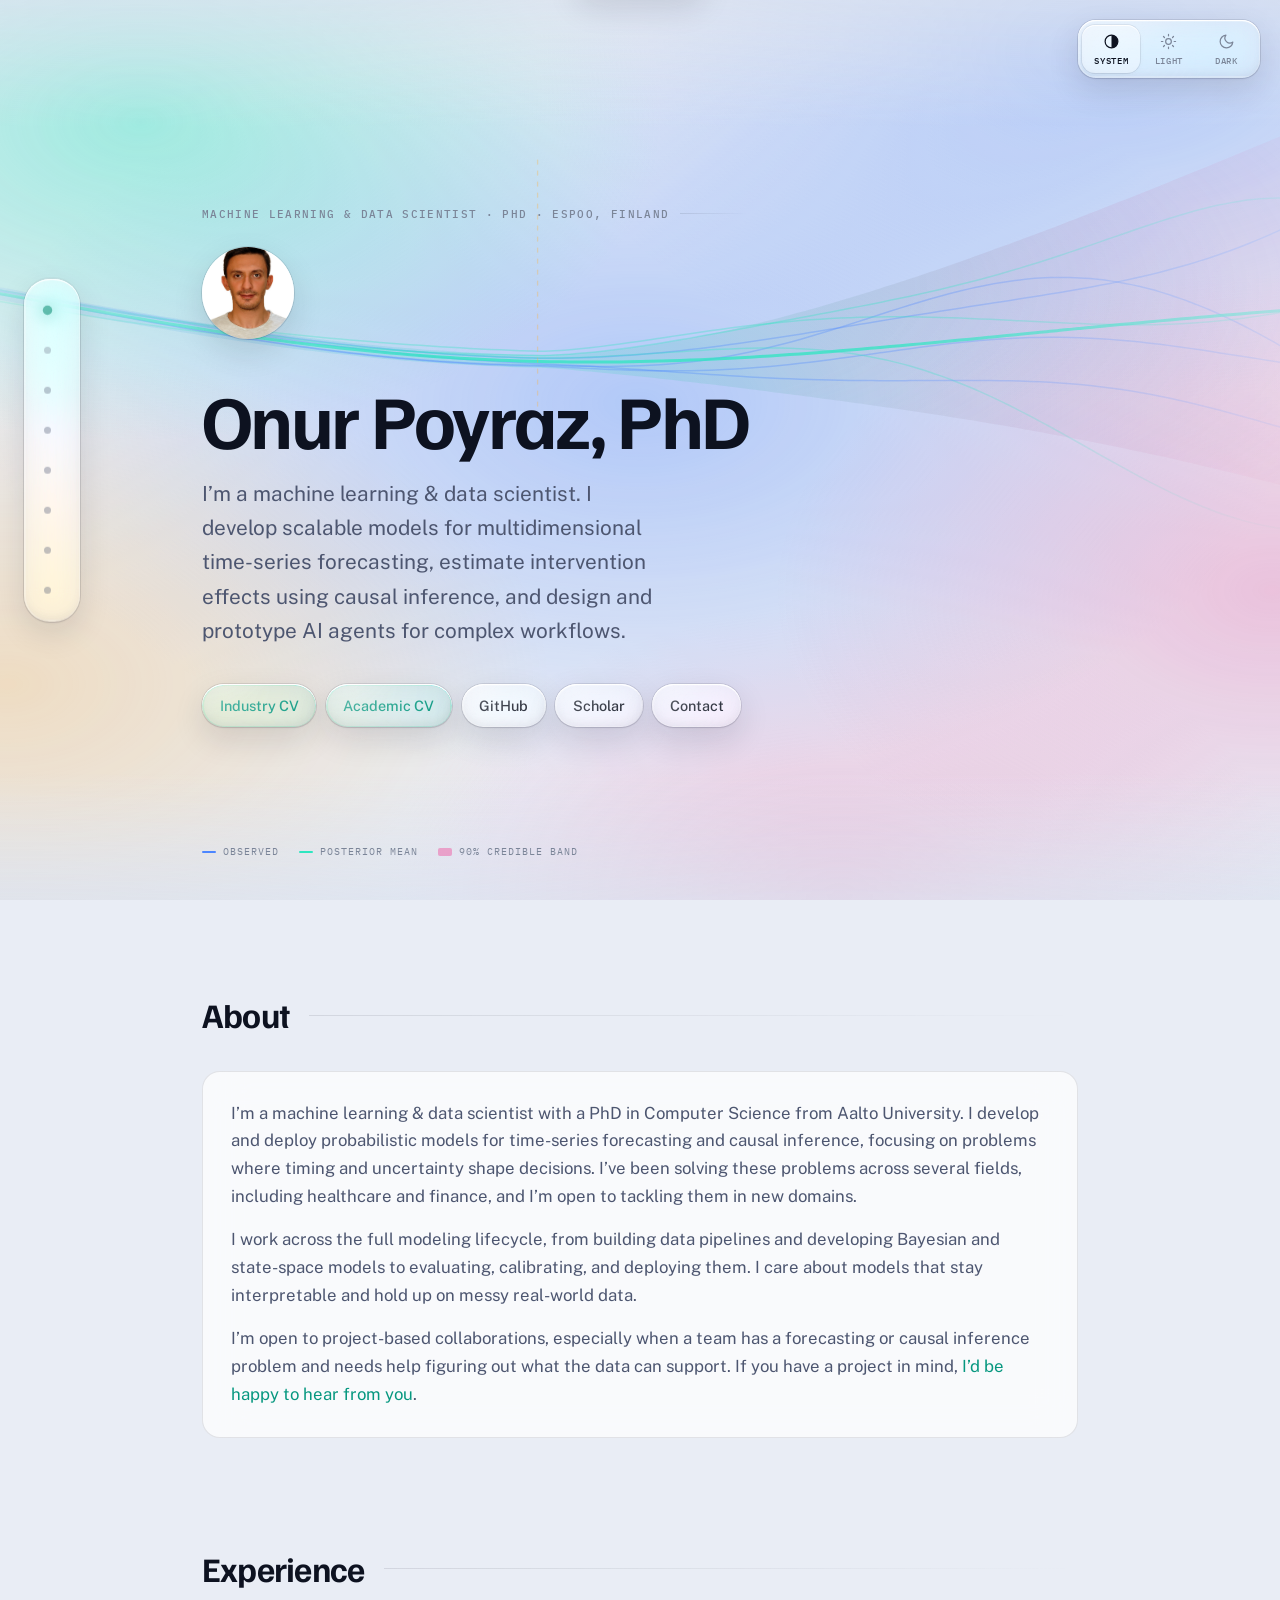
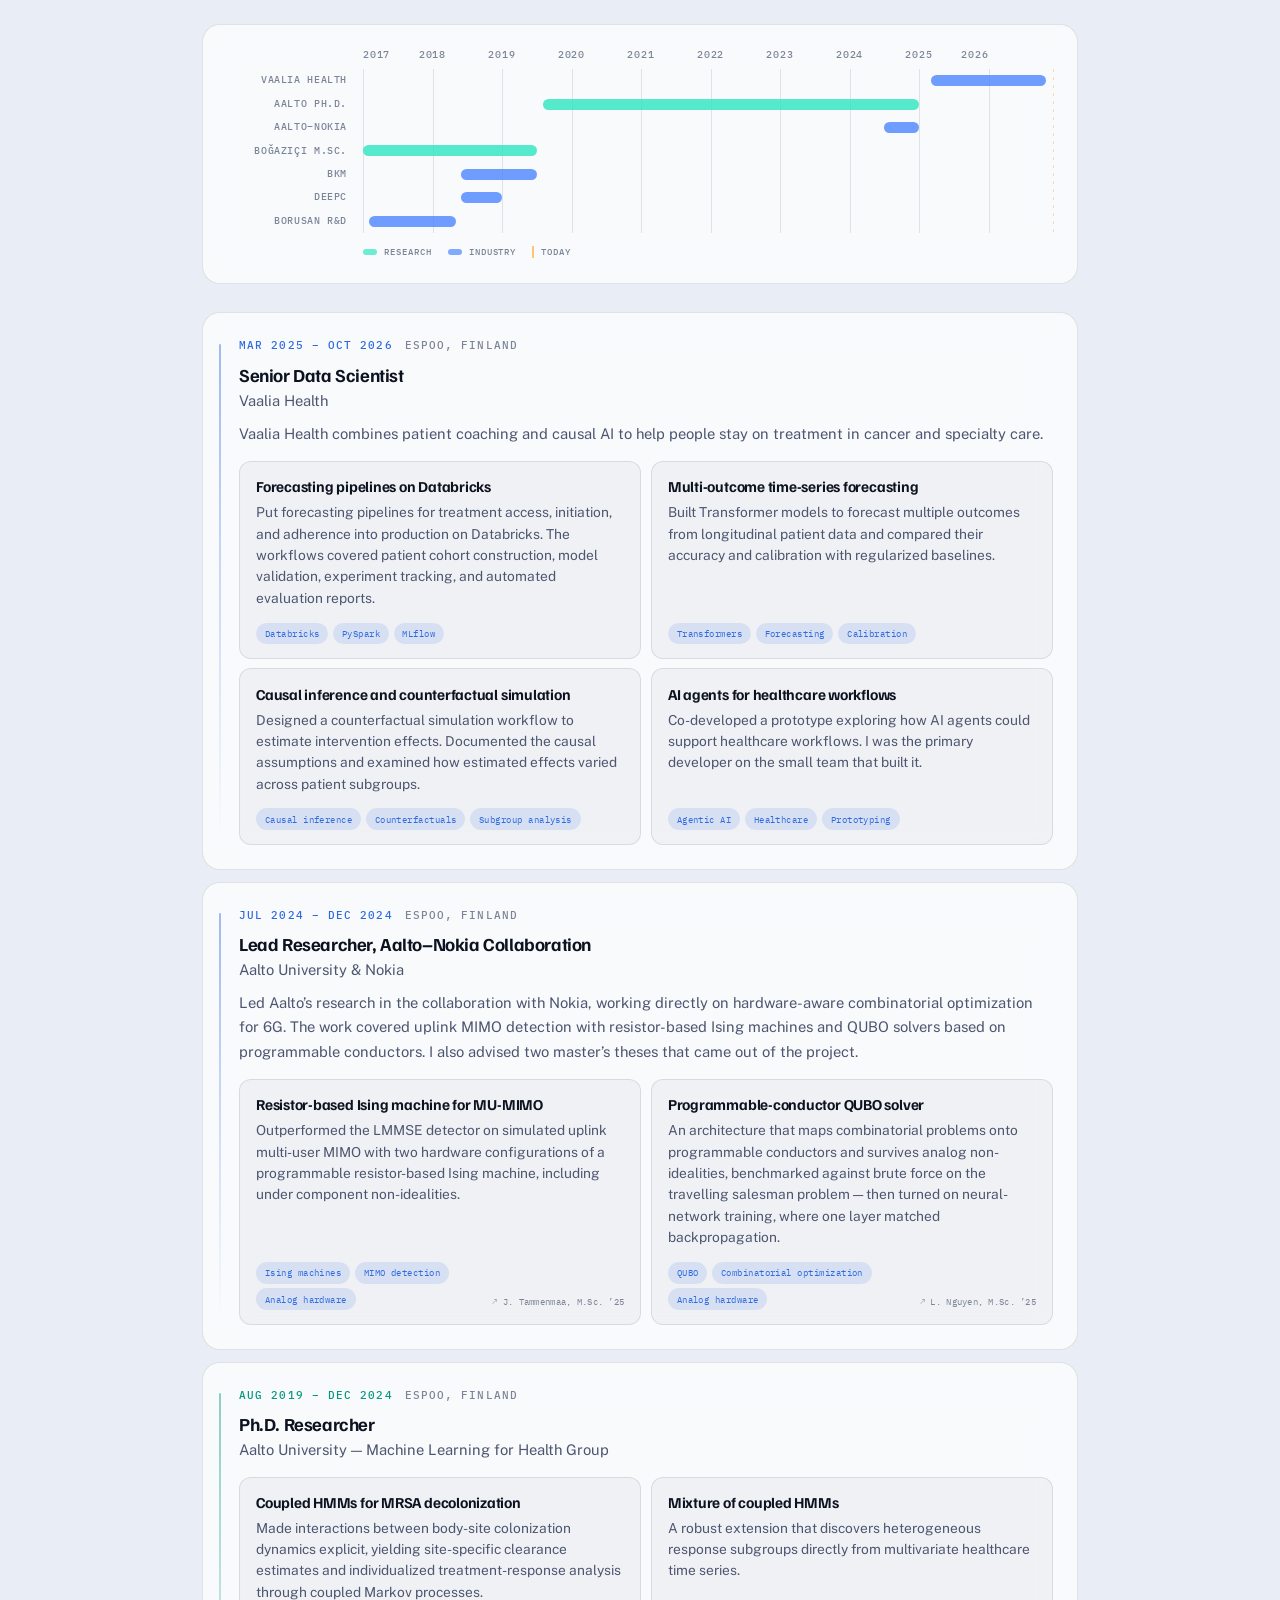
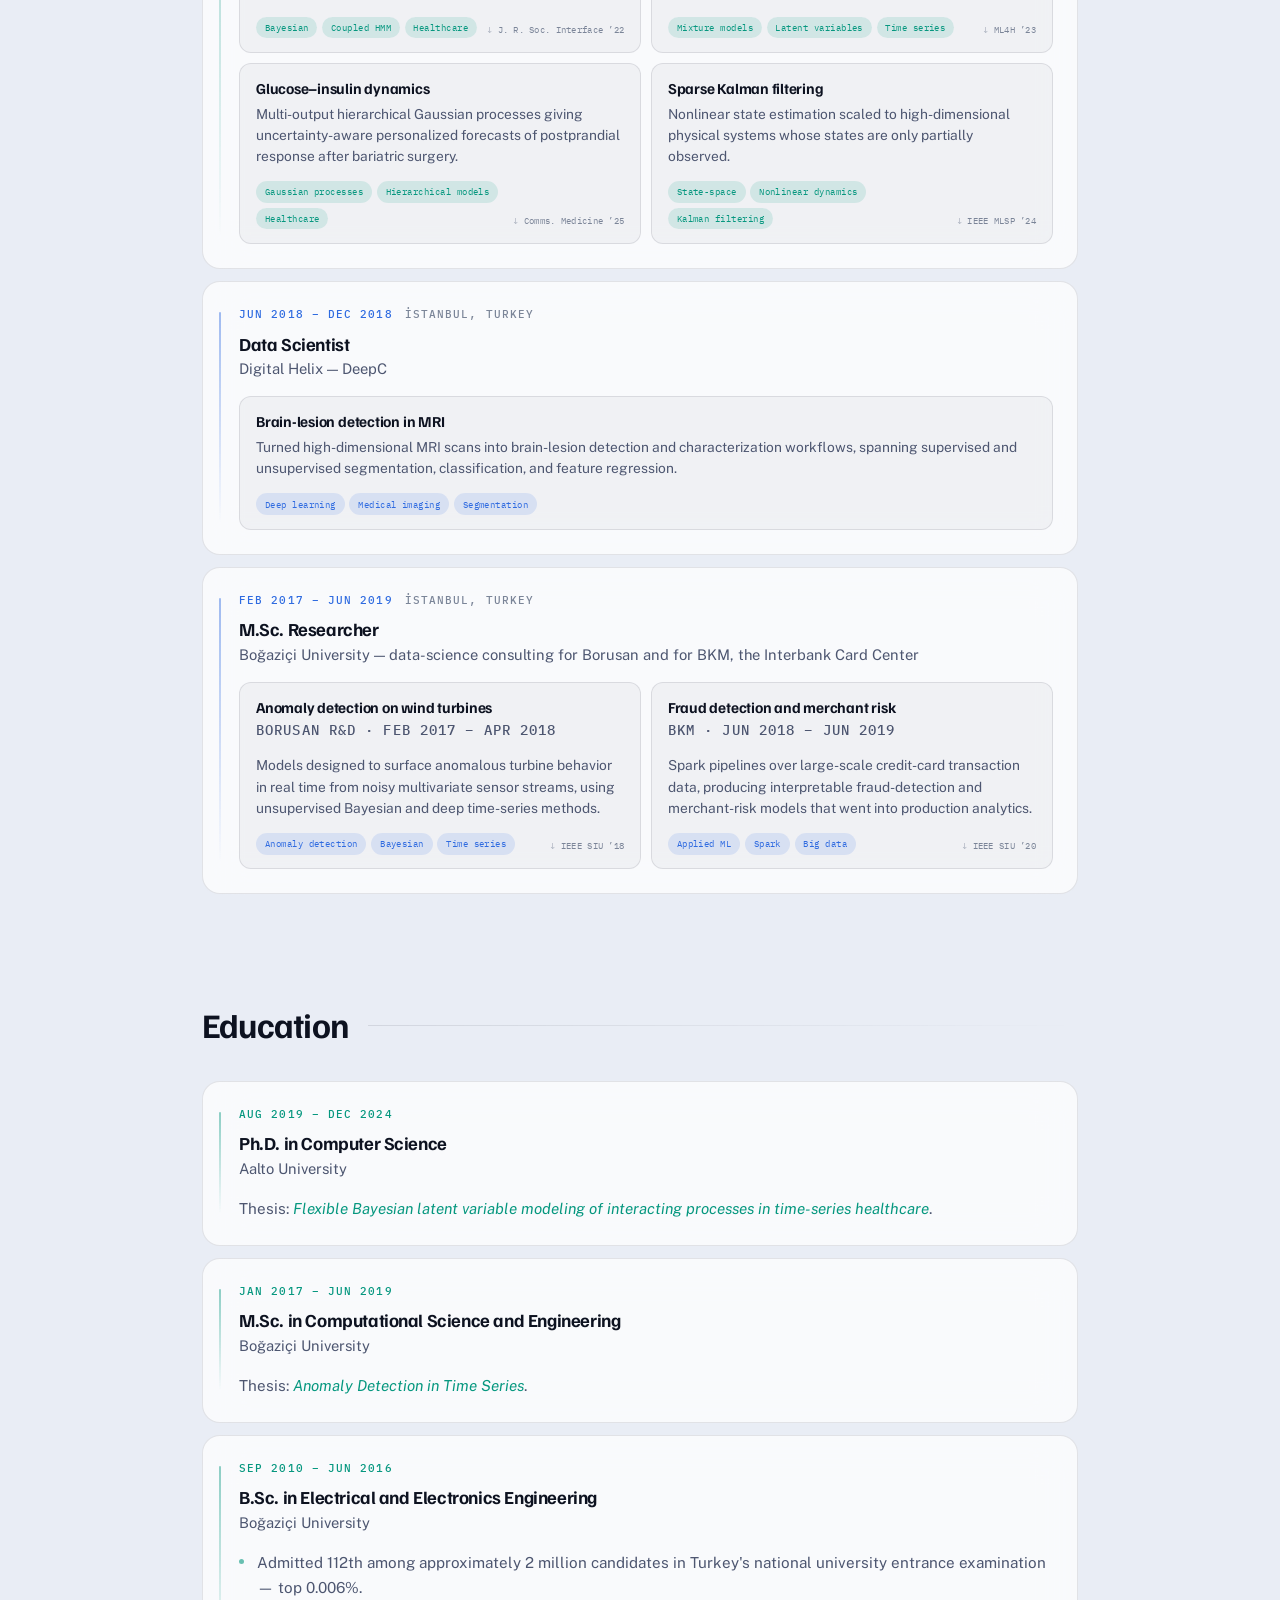
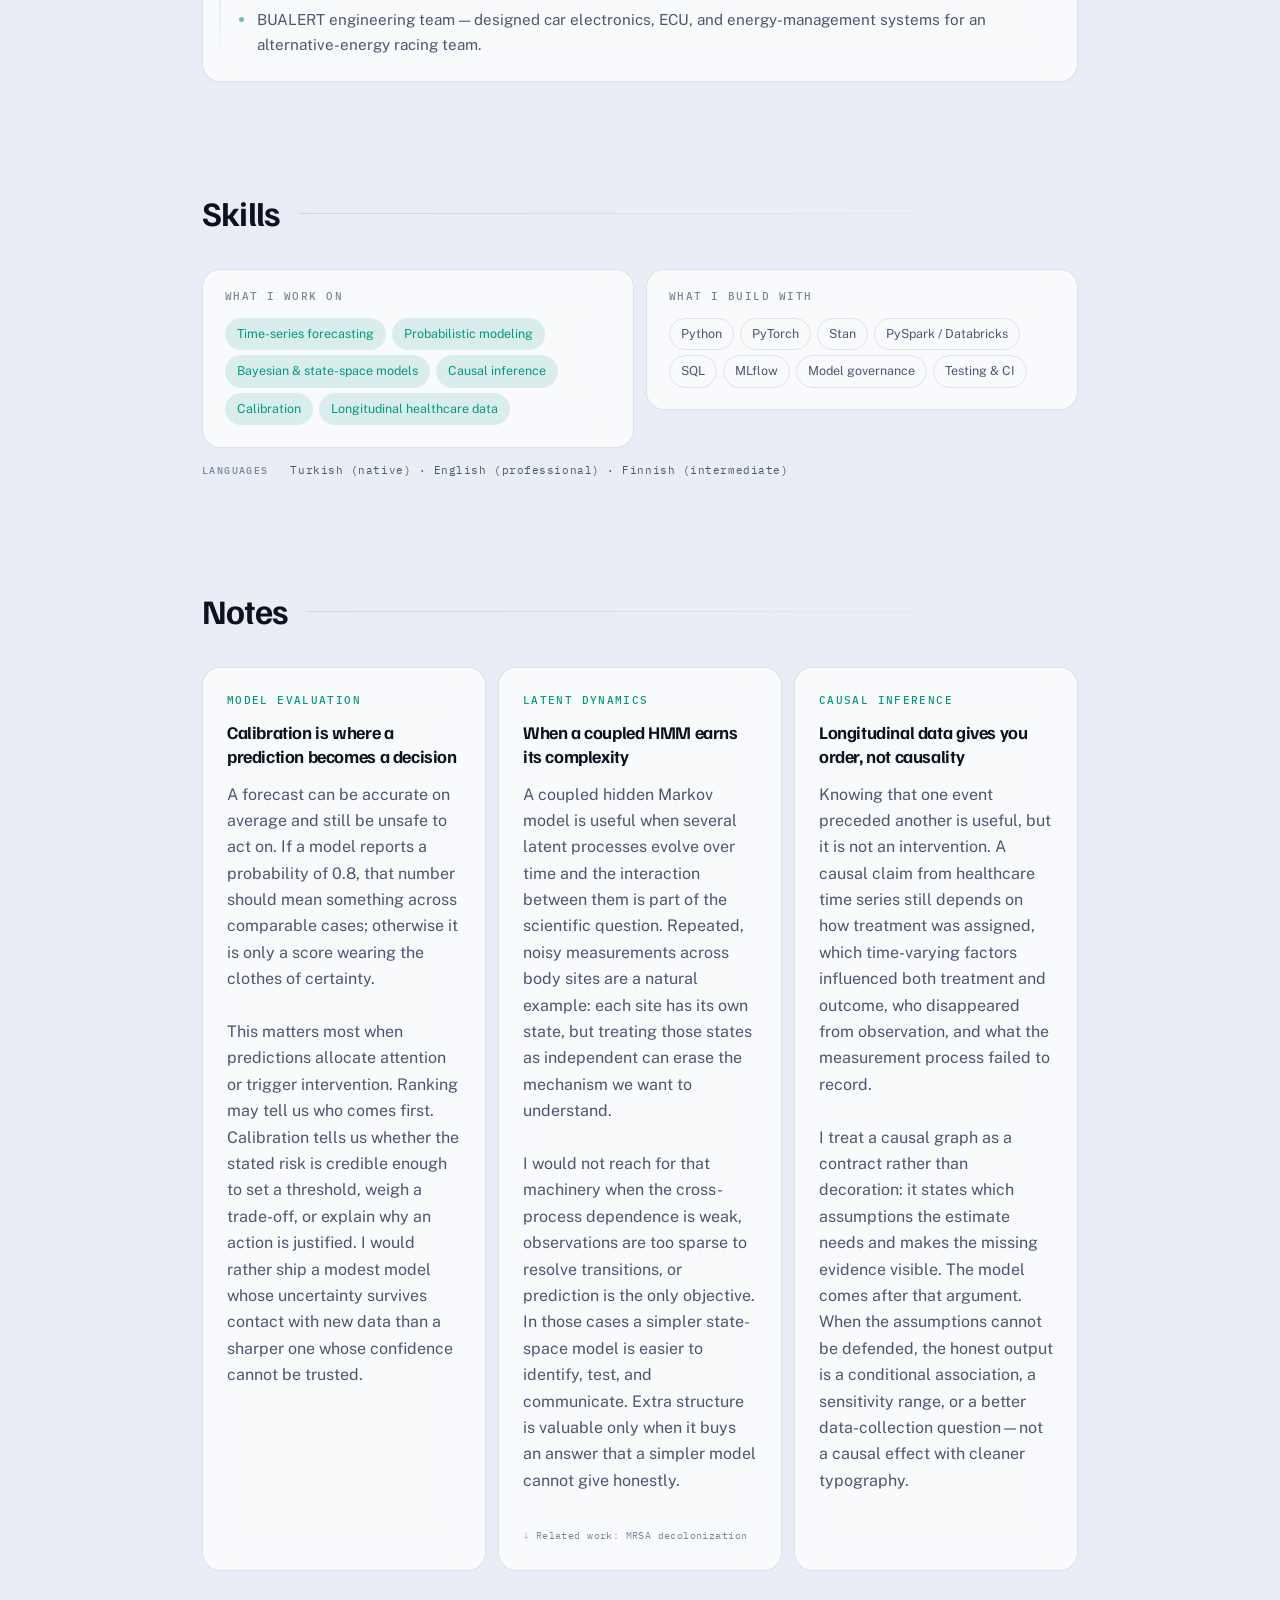
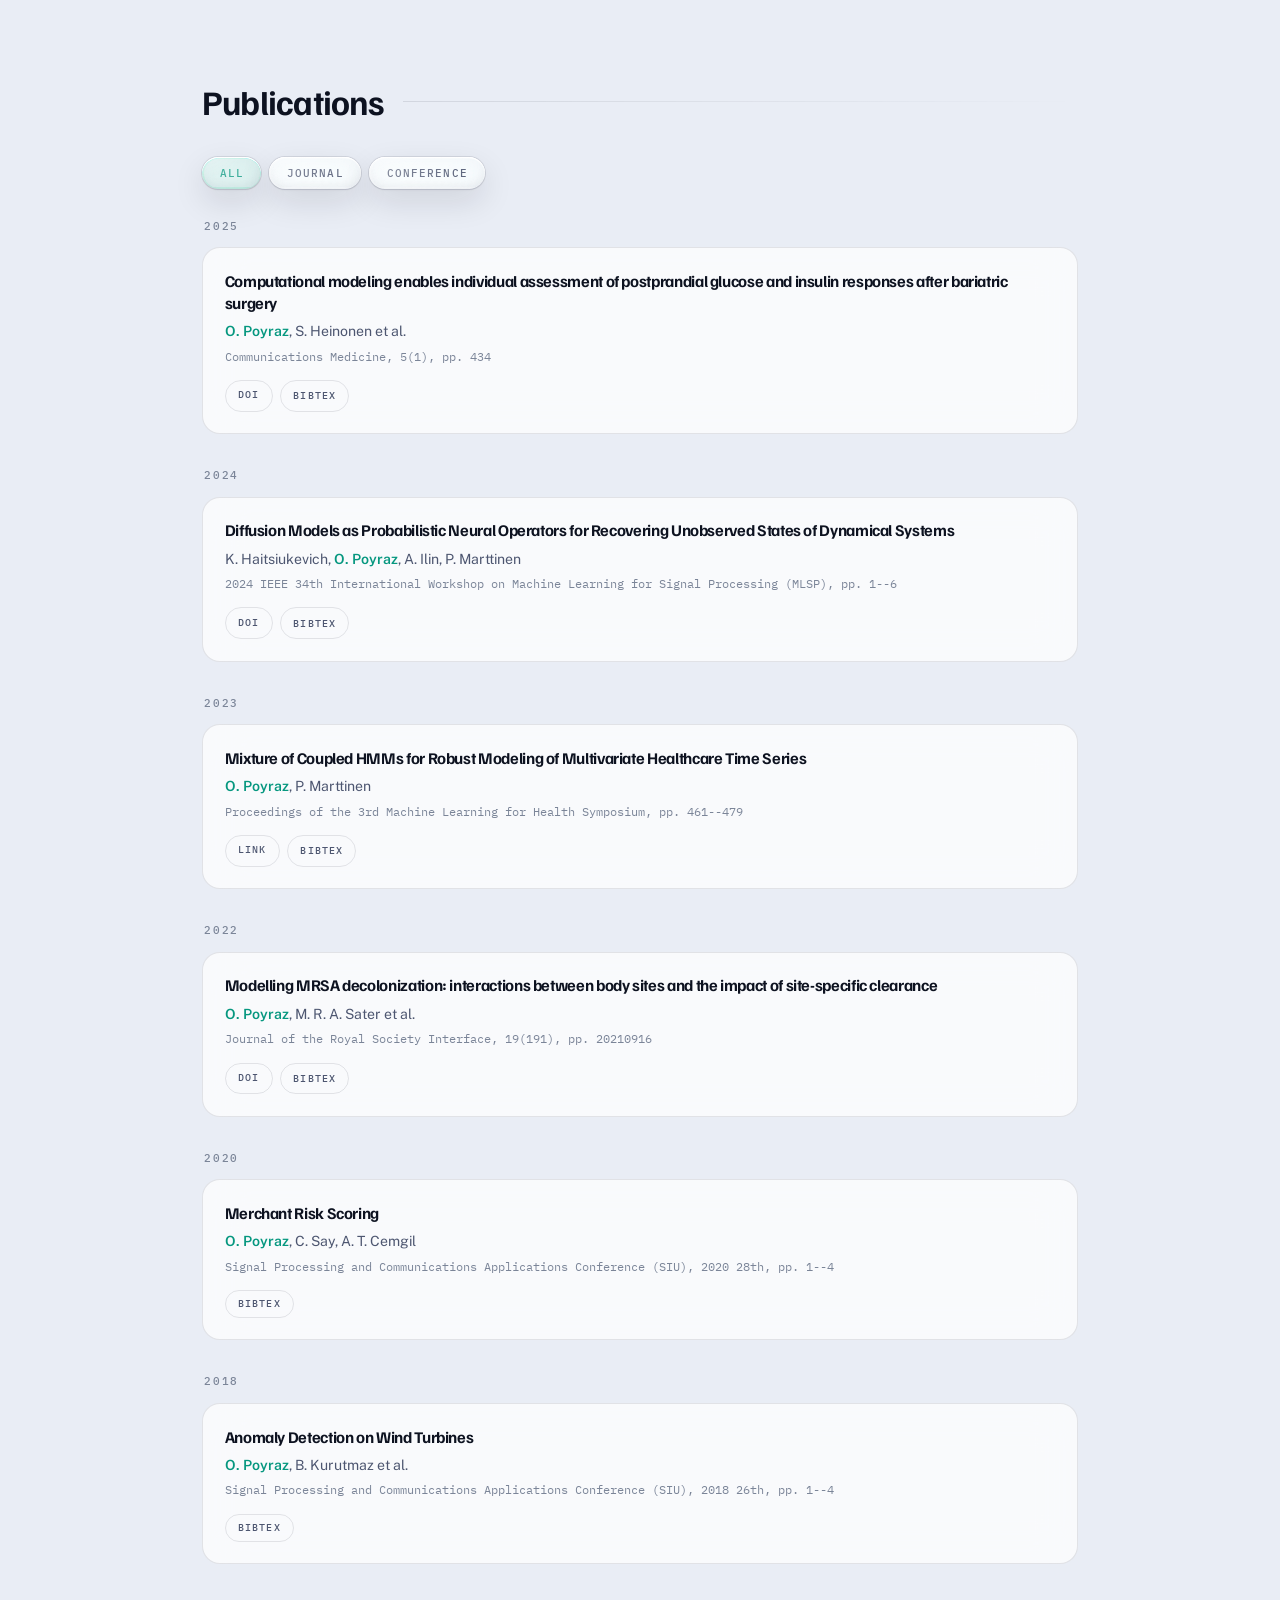
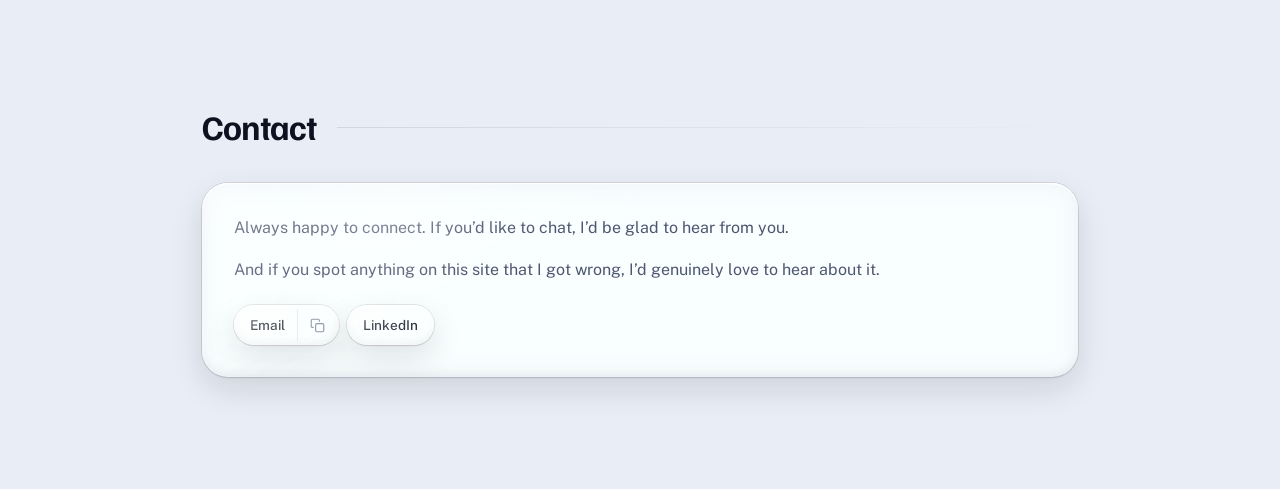
<file: index.html>
<!DOCTYPE html>
<html lang="en">
<head>
  <meta charset="UTF-8" />
  <meta name="viewport" content="width=device-width, initial-scale=1.0" />
  <title>Onur Poyraz — Machine Learning &amp; Data Scientist</title>
  <meta name="description" content="Personal webpage of Onur Poyraz, PhD — machine learning &amp; data scientist specializing in probabilistic modeling, causal inference, and time-series forecasting." />

  <!-- Both schemes, declared to the browser before a line of CSS has
       parsed. themes.css says `color-scheme` too, but only from the
       moment the stylesheet lands — and Safari has already decided by
       then how to draw the surfaces it owns itself: the initial canvas,
       scrollbars, form controls, and the page-modal dialogs (the
       download permission prompt the CV buttons trigger, alert(),
       confirm()). Without this they come up white on a dark page. -->
  <meta name="color-scheme" content="light dark" />

  <!-- Browser chrome tint. JS keeps these in step with the toggle, so
       the media attributes only matter for the first paint. -->
  <meta name="theme-color" content="#e9edf5" media="(prefers-color-scheme: light)" />
  <meta name="theme-color" content="#0b101c" media="(prefers-color-scheme: dark)" />

  <!-- One address for this page. The site answers on a few URL shapes
       (with and without /index.html, with tracking parameters bolted on
       by whoever shared it); this names the real one so search engines
       do not split the page into several, and so a shared link is
       attributed to the clean URL. Update both this and og:url if the
       site ever moves to its own domain. -->
  <link rel="canonical" href="https://onurpoyraz.github.io/" />

  <!-- Open Graph: the link preview card on LinkedIn, Slack, iMessage,
       WhatsApp. Most people meet this site as a link rather than by
       typing the address, so this card is seen more often than the page
       itself. og:image must be an absolute URL — a relative one fails
       silently — and it points at a pre-rendered PNG because unfurl
       crawlers do not execute JavaScript and so can never see the hero
       canvas. Regenerate it with scripts/render-og-card.sh. -->
  <meta property="og:title" content="Onur Poyraz" />
  <meta property="og:description" content="Machine Learning &amp; Data Scientist, PhD — probabilistic modeling, causal inference, and time-series forecasting." />
  <meta property="og:type" content="website" />
  <meta property="og:url" content="https://onurpoyraz.github.io/" />
  <meta property="og:site_name" content="Onur Poyraz" />
  <meta property="og:locale" content="en_US" />
  <meta property="og:image" content="https://onurpoyraz.github.io/assets/og-card.png" />
  <meta property="og:image:type" content="image/png" />
  <meta property="og:image:width" content="1200" />
  <meta property="og:image:height" content="630" />
  <meta property="og:image:alt" content="Onur Poyraz — Machine Learning &amp; Data Scientist, PhD. Probabilistic ML, causal inference, forecasting." />

  <!-- X reads the Open Graph tags for everything else; this one tag is
       all it needs to pick the large-image layout over the small one. -->
  <meta name="twitter:card" content="summary_large_image" />

  <!-- Structured data. sameAs is the point of it: it tells a search
       engine that this page, the GitHub account, the LinkedIn profile
       and the Scholar profile are one person, which is what separates
       him from everyone else with the same name. Deliberately no email
       here — the address is on the page for humans, and repeating it in
       machine-readable form mostly feeds scrapers. -->
  <script type="application/ld+json">
  {
    "@context": "https://schema.org",
    "@type": "Person",
    "name": "Onur Poyraz",
    "url": "https://onurpoyraz.github.io/",
    "image": "https://onurpoyraz.github.io/assets/photo.jpg",
    "jobTitle": "Machine Learning & Data Scientist",
    "description": "Machine Learning & Data Scientist, PhD — probabilistic machine learning, causal inference, and time-series forecasting.",
    "alumniOf": [
      { "@type": "CollegeOrUniversity", "name": "Aalto University" },
      { "@type": "CollegeOrUniversity", "name": "Boğaziçi University" }
    ],
    "address": {
      "@type": "PostalAddress",
      "addressLocality": "Espoo",
      "addressCountry": "FI"
    },
    "knowsAbout": [
      "Probabilistic machine learning",
      "Bayesian inference",
      "Causal inference",
      "Time-series forecasting",
      "State-space models",
      "Longitudinal healthcare data"
    ],
    "sameAs": [
      "https://github.com/onurpoyraz",
      "https://www.linkedin.com/in/onur-poyraz",
      "https://scholar.google.com/citations?user=Unuu7tgAAAAJ&hl=en"
    ]
  }
  </script>

  <!-- Fonts -->
  <link rel="preconnect" href="https://fonts.googleapis.com" />
  <link rel="preconnect" href="https://fonts.gstatic.com" crossorigin />
  <link href="https://fonts.googleapis.com/css2?family=Familjen+Grotesk:wght@600;700&family=Public+Sans:wght@400;500;600&family=IBM+Plex+Mono:wght@400;500&display=swap" rel="stylesheet" />

  <!-- Styles -->
  <link rel="stylesheet" href="css/themes.css?v=5" />
  <link rel="stylesheet" href="css/style.css?v=6" />

  <!-- Favicon -->
  <link rel="icon" type="image/svg+xml" href="assets/favicon.svg" />

  <!-- Prevent theme flash: apply an overridden theme before paint. -->
  <script>
    (function () {
      let saved = null;
      try { saved = localStorage.getItem('theme'); } catch (e) { /* storage blocked */ }
      // Anything else — including the absent key that means "follow the
      // OS" — leaves the root bare and lets the media query decide.
      if (saved !== 'light' && saved !== 'dark') return;
      const root = document.documentElement;
      root.setAttribute('data-theme', saved);
      // A stored theme can disagree with the OS, and the meta above
      // only knows the OS. Safari reads the scheme off the root element
      // when it draws its own dialogs, so put it there directly —
      // inline, so it outranks themes.css, and here, so it is set
      // before the first paint.
      root.style.colorScheme = saved;
    })();
  </script>
</head>
<body>

  <!-- Ambient ground. Every piece of glass on the page refracts this. -->
  <div class="mesh" aria-hidden="true"></div>

  <a href="#about" class="skip-link glass glass-capsule">Skip to content</a>

  <!-- Navigation: a glass rail on desktop, the same dots as a floating
       capsule on mobile. Labels appear when the rail is hovered or focused. -->
  <nav class="nav-rail glass" aria-label="Sections">
    <ul>
        <li><a href="#hero" class="nav-link active"><span>Home</span></a></li>
        <li><a href="#about" class="nav-link"><span>About</span></a></li>
        <li><a href="#experience" class="nav-link"><span>Experience</span></a></li>
        <li><a href="#education" class="nav-link"><span>Education</span></a></li>
        <li><a href="#skills" class="nav-link"><span>Skills</span></a></li>
        <li><a href="#notes" class="nav-link"><span>Notes</span></a></li>
        <li><a href="#publications" class="nav-link"><span>Publications</span></a></li>
        <li><a href="#contact" class="nav-link"><span>Contact</span></a></li>
    </ul>
  </nav>

  <nav class="nav-dock glass glass-capsule" aria-label="Sections">
    <ul>
        <li><a href="#hero" class="nav-link active" aria-label="Home"></a></li>
        <li><a href="#about" class="nav-link" aria-label="About"></a></li>
        <li><a href="#experience" class="nav-link" aria-label="Experience"></a></li>
        <li><a href="#education" class="nav-link" aria-label="Education"></a></li>
        <li><a href="#skills" class="nav-link" aria-label="Skills"></a></li>
        <li><a href="#notes" class="nav-link" aria-label="Notes"></a></li>
        <li><a href="#publications" class="nav-link" aria-label="Publications"></a></li>
        <li><a href="#contact" class="nav-link" aria-label="Contact"></a></li>
    </ul>
    <span class="dock-label" id="dock-label" aria-live="polite">Home</span>
  </nav>

  <!-- Colour theme: System / Light / Dark. A radiogroup rather than a
       toggle, because "follow the OS" is a third state and a two-state
       button cannot get back to it once you have pressed it. The moving
       thumb is one element behind the three labels; --sel drives it. -->
  <div class="theme-switch glass" id="theme-switch" role="radiogroup" aria-label="Colour theme">
    <span class="theme-thumb" aria-hidden="true"></span>
    <button type="button" class="theme-option" role="radio" data-theme-value="system" aria-checked="true" tabindex="0">
      <svg width="17" height="17" viewBox="0 0 24 24" fill="none" stroke="currentColor" stroke-width="1.7" stroke-linecap="round" stroke-linejoin="round" aria-hidden="true"><circle cx="12" cy="12" r="9"/><path d="M12 3a9 9 0 0 1 0 18z" fill="currentColor" stroke="none"/></svg>
      <span>System</span>
    </button>
    <button type="button" class="theme-option" role="radio" data-theme-value="light" aria-checked="false" tabindex="-1">
      <svg width="17" height="17" viewBox="0 0 24 24" fill="none" stroke="currentColor" stroke-width="1.7" stroke-linecap="round" stroke-linejoin="round" aria-hidden="true"><circle cx="12" cy="12" r="4"/><path d="M12 2v2M12 20v2M4.93 4.93l1.41 1.41M17.66 17.66l1.41 1.41M2 12h2M20 12h2M4.93 19.07l1.41-1.41M17.66 6.34l1.41-1.41"/></svg>
      <span>Light</span>
    </button>
    <button type="button" class="theme-option" role="radio" data-theme-value="dark" aria-checked="false" tabindex="-1">
      <svg width="17" height="17" viewBox="0 0 24 24" fill="none" stroke="currentColor" stroke-width="1.7" stroke-linecap="round" stroke-linejoin="round" aria-hidden="true"><path d="M21 12.79A9 9 0 1 1 11.21 3 7 7 0 0 0 21 12.79z"/></svg>
      <span>Dark</span>
    </button>
  </div>

  <main>

    <!-- ========== HERO ========== -->
    <section id="hero" class="hero">
      <!-- Live posterior forecast. Observed on the left of the dashed
           boundary, credible band fanning out on the right. -->
      <canvas class="hero-canvas" id="hero-canvas" aria-hidden="true"></canvas>

      <div class="hero-content reveal">
        <p class="hero-eyebrow mono">Machine Learning &amp; Data Scientist · PhD · Espoo, Finland</p>
        <img src="assets/photo.jpg" alt="Onur Poyraz" class="hero-photo" />
        <h1 class="hero-name">Onur Poyraz, PhD</h1>
        <p class="hero-tagline">I’m a machine learning &amp; data scientist. I develop scalable models for multidimensional time-series forecasting, estimate intervention effects using causal inference, and design and prototype AI agents for complex workflows.</p>
        <div class="hero-links">
          <a href="assets/industry.pdf" class="glass glass-capsule glass-interactive btn-cv" download>Industry CV</a>
          <a href="assets/academic.pdf" class="glass glass-capsule glass-interactive btn-cv" download>Academic CV</a>
          <a href="https://github.com/onurpoyraz" class="glass glass-capsule glass-interactive" target="_blank" rel="noopener">GitHub</a>
          <a href="https://scholar.google.com/citations?user=Unuu7tgAAAAJ&amp;hl=en" class="glass glass-capsule glass-interactive" target="_blank" rel="noopener">Scholar</a>
          <!-- Email and LinkedIn used to sit here as two more capsules.
               Both live in the Contact card at the foot of the page, with
               the copy affordance the hero could not offer, so this row
               points there instead of duplicating them. The only internal
               link among these, hence last: the others send you away, this
               one sends you down. -->
          <a href="#contact" class="glass glass-capsule glass-interactive">Contact</a>
        </div>
      </div>

      <div class="hero-legend" aria-hidden="true">
        <span class="lg-obs">observed</span>
        <span class="lg-fc">posterior mean</span>
        <span class="lg-ci">90% credible band</span>
      </div>
    </section>

    <!-- ========== ABOUT ========== -->
    <section id="about" class="section">
      <h2 class="section-title reveal">About</h2>
      <div class="section-body reveal">
        <p>
          I’m a machine learning &amp; data scientist with a PhD in Computer Science from Aalto University. I develop and deploy probabilistic models for time-series forecasting and causal inference, focusing on problems where timing and uncertainty shape decisions. I’ve been solving these problems across several fields, including healthcare and finance, and I’m open to tackling them in new domains.
        </p>
        <p>
          I work across the full modeling lifecycle, from building data pipelines and developing Bayesian and state-space models to evaluating, calibrating, and deploying them. I care about models that stay interpretable and hold up on messy real-world data.
        </p>
        <p>
          I’m open to project-based collaborations, especially when a team has a forecasting or causal inference problem and needs help figuring out what the data can support. If you have a project in mind, <a href="#contact">I’d be happy to hear from you</a>.
        </p>
      </div>
    </section>

    <!-- ========== EXPERIENCE ========== -->
    <section id="experience" class="section">
      <h2 class="section-title reveal">Experience</h2>

      <!-- Overlap map. Built by js/experience.js from the data-start /
           data-end / data-kind / data-short attributes on the cards below
           — and on the M.Sc. entry down in Education, which has no card
           here but framed the Borusan and BKM engagements and so has to
           be on the axis for them to make sense. The cards stay the only
           place a date is ever written down. Empty (and hidden) if the
           script does not run. -->
      <figure class="exp-chart reveal" id="experience-chart" hidden></figure>

      <ol class="timeline">

        <li class="timeline-item reveal" id="exp-vaalia" data-start="2025-03" data-end="2026-10" data-kind="industry" data-short="Vaalia Health">
          <div class="timeline-meta">
            <span class="timeline-date">Mar 2025 – Oct 2026</span>
            <span class="timeline-loc">Espoo, Finland</span>
          </div>
          <h3 class="timeline-role">Senior Data Scientist</h3>
          <p class="timeline-org">Vaalia Health</p>
          <p class="timeline-lede">Vaalia Health combines patient coaching and causal AI to help people stay on treatment in cancer and specialty care.</p>

          <div class="work-grid">
            <article class="work-card">
              <h4>Forecasting pipelines on Databricks</h4>
              <p>Put forecasting pipelines for treatment access, initiation, and adherence into production on Databricks. The workflows covered patient cohort construction, model validation, experiment tracking, and automated evaluation reports.</p>
              <div class="work-foot">
                <div class="work-tags"><span>Databricks</span><span>PySpark</span><span>MLflow</span></div>
              </div>
            </article>

            <article class="work-card">
              <h4>Multi-outcome time-series forecasting</h4>
              <p>Built Transformer models to forecast multiple outcomes from longitudinal patient data and compared their accuracy and calibration with regularized baselines.</p>
              <div class="work-foot">
                <div class="work-tags"><span>Transformers</span><span>Forecasting</span><span>Calibration</span></div>
              </div>
            </article>

            <article class="work-card">
              <h4>Causal inference and counterfactual simulation</h4>
              <p>Designed a counterfactual simulation workflow to estimate intervention effects. Documented the causal assumptions and examined how estimated effects varied across patient subgroups.</p>
              <div class="work-foot">
                <div class="work-tags"><span>Causal inference</span><span>Counterfactuals</span><span>Subgroup analysis</span></div>
              </div>
            </article>

            <article class="work-card">
              <h4>AI agents for healthcare workflows</h4>
              <p>Co-developed a prototype exploring how AI agents could support healthcare workflows. I was the primary developer on the small team that built it.</p>
              <div class="work-foot">
                <div class="work-tags"><span>Agentic AI</span><span>Healthcare</span><span>Prototyping</span></div>
              </div>
            </article>
          </div>
        </li>

        <li class="timeline-item reveal" id="exp-nokia" data-start="2024-07" data-end="2024-12" data-kind="industry" data-short="Aalto–Nokia">
          <div class="timeline-meta">
            <span class="timeline-date">Jul 2024 – Dec 2024</span>
            <span class="timeline-loc">Espoo, Finland</span>
          </div>
          <h3 class="timeline-role">Lead Researcher, Aalto–Nokia Collaboration</h3>
          <p class="timeline-org">Aalto University &amp; Nokia</p>

          <p class="timeline-lede">Led Aalto’s research in the collaboration with Nokia, working directly on hardware-aware combinatorial optimization for 6G. The work covered uplink MIMO detection with resistor-based Ising machines and QUBO solvers based on programmable conductors. I also advised two master’s theses that came out of the project.</p>

          <div class="work-grid">
            <!-- Both cards cite a thesis rather than a paper: an
                 outward arrow and a new tab, where a paper citation
                 gets a downward one and a jump to Publications. -->
            <article class="work-card">
              <h4>Resistor-based Ising machine for MU-MIMO</h4>
              <p>Outperformed the LMMSE detector on simulated uplink multi-user MIMO with two hardware configurations of a programmable resistor-based Ising machine, including under component non-idealities.</p>
              <div class="work-foot">
                <div class="work-tags"><span>Ising machines</span><span>MIMO detection</span><span>Analog hardware</span></div>
                <a class="work-cite is-external" href="https://aaltodoc.aalto.fi/items/75224d58-58bc-4d53-8b6f-280ae2f9122e"
                   target="_blank" rel="noopener"
                   title="Jouni Tammenmaa, “Application of resistor-based Ising machines in solving uplink multi-user Multiple-input Multiple-output problems” — M.Sc. thesis, Aalto University, 2025. Advised by Onur Poyraz.">J. Tammenmaa, M.Sc. ’25</a>
              </div>
            </article>

            <article class="work-card">
              <h4>Programmable-conductor QUBO solver</h4>
              <p>An architecture that maps combinatorial problems onto programmable conductors and survives analog non-idealities, benchmarked against brute force on the travelling salesman problem — then turned on neural-network training, where one layer matched backpropagation.</p>
              <div class="work-foot">
                <div class="work-tags"><span>QUBO</span><span>Combinatorial optimization</span><span>Analog hardware</span></div>
                <a class="work-cite is-external" href="https://aaltodoc.aalto.fi/items/e471758d-1b78-425f-9d1e-4f21d16ec572"
                   target="_blank" rel="noopener"
                   title="Linh Nguyen, “Simulation of a programmable conductor-based QUBO solver and its application” — M.Sc. thesis, Aalto University, 2025. Advised by Onur Poyraz.">L. Nguyen, M.Sc. ’25</a>
              </div>
            </article>
          </div>
        </li>

        <li class="timeline-item reveal" id="exp-phd" data-start="2019-08" data-end="2024-12" data-kind="research" data-short="Aalto Ph.D.">
          <div class="timeline-meta">
            <span class="timeline-date">Aug 2019 – Dec 2024</span>
            <span class="timeline-loc">Espoo, Finland</span>
          </div>
          <h3 class="timeline-role">Ph.D. Researcher</h3>
          <p class="timeline-org">Aalto University — Machine Learning for Health Group</p>

          <div class="work-grid">
            <article class="work-card">
              <h4>Coupled HMMs for MRSA decolonization</h4>
              <p>Made interactions between body-site colonization dynamics explicit, yielding site-specific clearance estimates and individualized treatment-response analysis through coupled Markov processes.</p>
              <div class="work-foot">
                <div class="work-tags"><span>Bayesian</span><span>Coupled HMM</span><span>Healthcare</span></div>
                <a class="work-cite" href="#pub-poyraz2022mrsa" title="Modelling MRSA decolonization — Journal of the Royal Society Interface, 2022">J. R. Soc. Interface ’22</a>
              </div>
            </article>

            <article class="work-card">
              <h4>Mixture of coupled HMMs</h4>
              <p>A robust extension that discovers heterogeneous response subgroups directly from multivariate healthcare time series.</p>
              <div class="work-foot">
                <div class="work-tags"><span>Mixture models</span><span>Latent variables</span><span>Time series</span></div>
                <a class="work-cite" href="#pub-poyraz2023mixture" title="Mixture of Coupled HMMs for Robust Modeling of Multivariate Healthcare Time Series — ML4H, 2023">ML4H ’23</a>
              </div>
            </article>

            <article class="work-card">
              <h4>Glucose–insulin dynamics</h4>
              <p>Multi-output hierarchical Gaussian processes giving uncertainty-aware personalized forecasts of postprandial response after bariatric surgery.</p>
              <div class="work-foot">
                <div class="work-tags"><span>Gaussian processes</span><span>Hierarchical models</span><span>Healthcare</span></div>
                <a class="work-cite" href="#pub-poyraz2025glucose" title="Computational modeling enables individual assessment of postprandial glucose and insulin responses after bariatric surgery — Communications Medicine, 2025">Comms. Medicine ’25</a>
              </div>
            </article>

            <article class="work-card">
              <h4>Sparse Kalman filtering</h4>
              <p>Nonlinear state estimation scaled to high-dimensional physical systems whose states are only partially observed.</p>
              <div class="work-foot">
                <div class="work-tags"><span>State-space</span><span>Nonlinear dynamics</span><span>Kalman filtering</span></div>
                <a class="work-cite" href="#pub-haitsiukevich2024diffusion" title="Diffusion Models as Probabilistic Neural Operators for Recovering Unobserved States of Dynamical Systems — IEEE MLSP, 2024">IEEE MLSP ’24</a>
              </div>
            </article>
          </div>
        </li>

        <li class="timeline-item reveal" id="exp-deepc" data-start="2018-06" data-end="2018-12" data-kind="industry" data-short="DeepC">
          <div class="timeline-meta">
            <span class="timeline-date">Jun 2018 – Dec 2018</span>
            <span class="timeline-loc">İstanbul, Turkey</span>
          </div>
          <h3 class="timeline-role">Data Scientist</h3>
          <p class="timeline-org">Digital Helix — DeepC</p>

          <div class="work-grid">
            <article class="work-card">
              <h4>Brain-lesion detection in MRI</h4>
              <p>Turned high-dimensional MRI scans into brain-lesion detection and characterization workflows, spanning supervised and unsupervised segmentation, classification, and feature regression.</p>
              <div class="work-foot">
                <div class="work-tags"><span>Deep learning</span><span>Medical imaging</span><span>Segmentation</span></div>
              </div>
            </article>
          </div>
        </li>

        <!-- Two entries until now: an "M.Sc. Researcher" at Borusan and a
             "Data Science Consultant" at BKM. They were one position — the
             master's — with two consulting engagements run out of it, one
             after the other. So: one card, an engagement each, and the
             dates that used to sit in two headers now sit on the cards.

             This is the one entry whose bars come from its work cards
             rather than from itself: the engagements were separate pieces
             of work with a gap between them, and one bar spanning both
             would paper over that. Hence no data-start here — only the
             data-kind, which the cards inherit. -->
        <li class="timeline-item reveal" id="exp-msc" data-kind="industry">
          <div class="timeline-meta">
            <span class="timeline-date">Feb 2017 – Jun 2019</span>
            <span class="timeline-loc">İstanbul, Turkey</span>
          </div>
          <h3 class="timeline-role">M.Sc. Researcher</h3>
          <p class="timeline-org">Boğaziçi University — data-science consulting for Borusan and for BKM, the Interbank Card Center</p>

          <div class="work-grid">
            <article class="work-card" id="work-borusan" data-start="2017-02" data-end="2018-04" data-short="Borusan R&amp;D">
              <h4>Anomaly detection on wind turbines</h4>
              <p class="work-when">Borusan R&amp;D · Feb 2017 – Apr 2018</p>
              <p>Models designed to surface anomalous turbine behavior in real time from noisy multivariate sensor streams, using unsupervised Bayesian and deep time-series methods.</p>
              <div class="work-foot">
                <div class="work-tags"><span>Anomaly detection</span><span>Bayesian</span><span>Time series</span></div>
                <a class="work-cite" href="#pub-poyraz2018anomaly" title="Anomaly Detection on Wind Turbines — IEEE SIU, 2018">IEEE SIU ’18</a>
              </div>
            </article>

            <article class="work-card" id="work-bkm" data-start="2018-06" data-end="2019-06" data-short="BKM">
              <h4>Fraud detection and merchant risk</h4>
              <p class="work-when">BKM · Jun 2018 – Jun 2019</p>
              <p>Spark pipelines over large-scale credit-card transaction data, producing interpretable fraud-detection and merchant-risk models that went into production analytics.</p>
              <div class="work-foot">
                <div class="work-tags"><span>Applied ML</span><span>Spark</span><span>Big data</span></div>
                <a class="work-cite" href="#pub-poyraz2020merchant" title="Merchant Risk Scoring — IEEE SIU, 2020">IEEE SIU ’20</a>
              </div>
            </article>
          </div>
        </li>

      </ol>
    </section>

    <!-- ========== EDUCATION ========== -->
    <section id="education" class="section">
      <h2 class="section-title reveal">Education</h2>
      <ol class="timeline">

        <li class="timeline-item reveal">
          <div class="timeline-meta">
            <span class="timeline-date">Aug 2019 – Dec 2024</span>
          </div>
          <h3 class="timeline-role">Ph.D. in Computer Science</h3>
          <p class="timeline-org">Aalto University</p>
          <p class="timeline-desc">Thesis: <a href="https://aaltodoc.aalto.fi/items/1d2937d6-0bd1-4ee5-b0af-28e89b73d998" target="_blank" rel="noopener"><em>Flexible Bayesian latent variable modeling of interacting processes in time-series healthcare</em></a>.</p>
        </li>

        <!-- The only entry outside Experience that the overlap map
             draws. The Borusan R&D project and the BKM engagement were
             both done inside this degree, and a chart that showed them
             floating on their own read as three unrelated jobs. The
             Ph.D. is deliberately NOT given these attributes: its bar
             comes from the Ph.D. Researcher card up in Experience,
             which is where that work is actually described. -->
        <li class="timeline-item reveal" id="edu-msc"
            data-start="2017-01" data-end="2019-06" data-kind="research" data-short="Boğaziçi M.Sc.">
          <div class="timeline-meta">
            <span class="timeline-date">Jan 2017 – Jun 2019</span>
          </div>
          <h3 class="timeline-role">M.Sc. in Computational Science and Engineering</h3>
          <p class="timeline-org">Boğaziçi University</p>
          <!-- Straight at the PDF on purpose, unlike the Aalto one above,
               which links to its landing page. This repository's item page
               (/items/61266fae-767b-484a-a2a0-1c717275fb57) puts the
               document behind a sign-in wall even though the file itself
               is public. Do not "fix" this to the landing page. -->
          <p class="timeline-desc">Thesis: <a href="https://digitalarchive.library.bogazici.edu.tr/server-inline/api/core/bitstreams/ed7a6e2c-5802-4545-832a-19f5b91a62bb/content" target="_blank" rel="noopener"><em>Anomaly Detection in Time Series</em></a>.</p>
        </li>

        <li class="timeline-item reveal">
          <div class="timeline-meta">
            <span class="timeline-date">Sep 2010 – Jun 2016</span>
          </div>
          <h3 class="timeline-role">B.Sc. in Electrical and Electronics Engineering</h3>
          <p class="timeline-org">Boğaziçi University</p>
          <ul class="timeline-bullets">
            <li>Admitted 112th among approximately 2 million candidates in Turkey's national university entrance examination — top 0.006%.</li>
            <li>BUALERT engineering team — designed car electronics, ECU, and energy-management systems for an alternative-energy racing team.</li>
          </ul>
        </li>

      </ol>
    </section>

    <!-- ========== SKILLS ========== -->
    <section id="skills" class="section">
      <h2 class="section-title reveal">Skills</h2>

      <!-- Two groups answering two questions: what he works on, and what
           he builds it with. It used to be six groups and ~30 tags, all in
           the same capsule, which flattened doctoral-level Bayesian
           modelling and a package manager onto one line. The cut is the
           smaller half of the fix; the styling is the other half — the
           first group is tinted and the second is quiet, so depth and
           tooling are told apart before a single tag is read. -->
      <div class="skills-grid">
        <div class="skill-group is-primary reveal">
          <h3>What I work on</h3>
          <div class="skill-tags">
            <span>Time-series forecasting</span><span>Probabilistic modeling</span><span>Bayesian &amp; state-space models</span><span>Causal inference</span><span>Calibration</span><span>Longitudinal healthcare data</span>
          </div>
        </div>

        <div class="skill-group reveal">
          <h3>What I build with</h3>
          <div class="skill-tags">
            <span>Python</span><span>PyTorch</span><span>Stan</span><span>PySpark / Databricks</span><span>SQL</span><span>MLflow</span><span>Model governance</span><span>Testing &amp; CI</span>
          </div>
        </div>
      </div>

      <!-- Useful, but not a technical claim — so it reads as an annotation
           rather than a third group of equal weight. -->
      <p class="skill-languages reveal">
        <span class="lbl">Languages</span>
        Turkish (native) &middot; English (professional) &middot; Finnish (intermediate)
      </p>

    </section>

    <!-- ========== NOTES ========== -->
    <section id="notes" class="section">
      <h2 class="section-title reveal">Notes</h2>
      <div class="notes-grid">
        <article class="note-card reveal">
          <p class="note-kicker">Model evaluation</p>
          <h3>Calibration is where a prediction becomes a decision</h3>
          <p>
            A forecast can be accurate on average and still be unsafe to act on. If a model reports a probability of 0.8, that number should mean something across comparable cases; otherwise it is only a score wearing the clothes of certainty.
          </p>
          <p>
            This matters most when predictions allocate attention or trigger intervention. Ranking may tell us who comes first. Calibration tells us whether the stated risk is credible enough to set a threshold, weigh a trade-off, or explain why an action is justified. I would rather ship a modest model whose uncertainty survives contact with new data than a sharper one whose confidence cannot be trusted.
          </p>
        </article>

        <article class="note-card reveal">
          <p class="note-kicker">Latent dynamics</p>
          <h3>When a coupled HMM earns its complexity</h3>
          <p>
            A coupled hidden Markov model is useful when several latent processes evolve over time and the interaction between them is part of the scientific question. Repeated, noisy measurements across body sites are a natural example: each site has its own state, but treating those states as independent can erase the mechanism we want to understand.
          </p>
          <p>
            I would not reach for that machinery when the cross-process dependence is weak, observations are too sparse to resolve transitions, or prediction is the only objective. In those cases a simpler state-space model is easier to identify, test, and communicate. Extra structure is valuable only when it buys an answer that a simpler model cannot give honestly.
          </p>
          <a class="note-related" href="#pub-poyraz2022mrsa">Related work: MRSA decolonization</a>
        </article>

        <article class="note-card reveal">
          <p class="note-kicker">Causal inference</p>
          <h3>Longitudinal data gives you order, not causality</h3>
          <p>
            Knowing that one event preceded another is useful, but it is not an intervention. A causal claim from healthcare time series still depends on how treatment was assigned, which time-varying factors influenced both treatment and outcome, who disappeared from observation, and what the measurement process failed to record.
          </p>
          <p>
            I treat a causal graph as a contract rather than decoration: it states which assumptions the estimate needs and makes the missing evidence visible. The model comes after that argument. When the assumptions cannot be defended, the honest output is a conditional association, a sensitivity range, or a better data-collection question—not a causal effect with cleaner typography.
          </p>
        </article>
      </div>
    </section>

    <!-- ========== PUBLICATIONS ========== -->
    <section id="publications" class="section">
      <h2 class="section-title reveal">Publications</h2>
      <div class="pub-filters reveal">
        <button class="pub-filter glass glass-capsule glass-interactive active" data-filter="all">All</button>
        <button class="pub-filter glass glass-capsule glass-interactive" data-filter="article">Journal</button>
        <button class="pub-filter glass glass-capsule glass-interactive" data-filter="inproceedings">Conference</button>
      </div>
      <div id="publications-list" class="publications reveal"></div>

      <!-- Source of truth for the list above: publications.js parses this
           block and renders it grouped by year. It lives inline rather than
           in a fetched .bib file because browsers refuse to read a sibling
           file over file://, which broke the page when opened straight from
           disk. Entries are kept flush-left and in plain BibTeX so they can
           be pasted to and from a .bib without reformatting. To add a paper,
           append an @article or @inproceedings entry here. -->
      <script type="application/x-bibtex" id="publications-bib">
@article{poyraz2025glucose,
  title   = {Computational modeling enables individual assessment of postprandial glucose and insulin responses after bariatric surgery},
  author  = {Poyraz, Onur and Heinonen, Sini and others},
  journal = {Communications Medicine},
  volume  = {5},
  number  = {1},
  pages   = {434},
  year    = {2025},
  doi     = {10.1038/s43856-025-01155-4},
  url     = {https://doi.org/10.1038/s43856-025-01155-4}
}

@article{poyraz2022mrsa,
  title   = {Modelling MRSA decolonization: interactions between body sites and the impact of site-specific clearance},
  author  = {Poyraz, Onur and Sater, Mohamad R. A. and others},
  journal = {Journal of the Royal Society Interface},
  volume  = {19},
  number  = {191},
  pages   = {20210916},
  year    = {2022},
  doi     = {10.1098/rsif.2021.0916},
  url     = {https://doi.org/10.1098/rsif.2021.0916}
}

@inproceedings{haitsiukevich2024diffusion,
  title     = {Diffusion Models as Probabilistic Neural Operators for Recovering Unobserved States of Dynamical Systems},
  author    = {Haitsiukevich, Katsiaryna and Poyraz, Onur and Ilin, Alexander and Marttinen, Pekka},
  booktitle = {2024 IEEE 34th International Workshop on Machine Learning for Signal Processing (MLSP)},
  pages     = {1--6},
  year      = {2024},
  doi       = {10.1109/MLSP58920.2024.10734762},
  url       = {https://doi.org/10.1109/MLSP58920.2024.10734762}
}

@inproceedings{poyraz2023mixture,
  title     = {Mixture of Coupled HMMs for Robust Modeling of Multivariate Healthcare Time Series},
  author    = {Poyraz, Onur and Marttinen, Pekka},
  booktitle = {Proceedings of the 3rd Machine Learning for Health Symposium},
  volume    = {225},
  series    = {PMLR},
  pages     = {461--479},
  year      = {2023},
  url       = {https://proceedings.mlr.press/v225/}
}

@inproceedings{poyraz2020merchant,
  title     = {Merchant Risk Scoring},
  author    = {Poyraz, Onur and Say, Cem and Cemgil, Ali Taylan},
  booktitle = {Signal Processing and Communications Applications Conference (SIU), 2020 28th},
  pages     = {1--4},
  year      = {2020},
  organization = {IEEE}
}

@inproceedings{poyraz2018anomaly,
  title     = {Anomaly Detection on Wind Turbines},
  author    = {Poyraz, Onur and Kurutmaz, Burak and others},
  booktitle = {Signal Processing and Communications Applications Conference (SIU), 2018 26th},
  pages     = {1--4},
  year      = {2018},
  organization = {IEEE}
}
      </script>
    </section>

    <!-- ========== CONTACT ========== -->
    <section id="contact" class="section">
      <h2 class="section-title reveal">Contact</h2>
      <div class="contact-body glass reveal">
        <p>
          Always happy to connect. If you’d like to chat, I’d be glad to hear from you.
        </p>
        <p>
          And if you spot anything on this site that I got wrong, I’d genuinely love to hear about it.
        </p>
        <!-- Only the two channels that are actually for reaching a person.
             GitHub and Scholar are places to read the work, not to start a
             conversation; they are already linked from the hero. -->
        <div class="contact-links">
          <!-- One capsule, two actions. Clicking the label opens a mail
               client, which is the right default but leaves anyone who
               just wants the address — to paste into a webmail tab, or
               on a phone — with nothing to take. The icon copies it.
               They are siblings rather than nested: a <button> inside an
               <a> is invalid and unreachable by keyboard. -->
          <span class="mail-chip glass glass-capsule glass-interactive">
            <a href="mailto:onur.poyraz@icloud.com">Email</a>
            <button type="button" class="mail-copy" data-copy="onur.poyraz@icloud.com"
                    aria-label="Copy email address to clipboard">
              <svg class="i-copy" width="15" height="15" viewBox="0 0 24 24" fill="none" stroke="currentColor" stroke-width="1.8" stroke-linecap="round" stroke-linejoin="round" aria-hidden="true"><rect x="9" y="9" width="13" height="13" rx="2"/><path d="M5 15H4a2 2 0 0 1-2-2V4a2 2 0 0 1 2-2h9a2 2 0 0 1 2 2v1"/></svg>
              <svg class="i-done" width="15" height="15" viewBox="0 0 24 24" fill="none" stroke="currentColor" stroke-width="2.2" stroke-linecap="round" stroke-linejoin="round" aria-hidden="true"><path d="M20 6 9 17l-5-5"/></svg>
            </button>
            <!-- Names what was copied, because the label only says
                 "Email" — and announces it to a screen reader. -->
            <span class="mail-flash" role="status" aria-live="polite"></span>
          </span>
          <a href="https://www.linkedin.com/in/onur-poyraz" class="glass glass-capsule glass-interactive" target="_blank" rel="noopener">LinkedIn</a>
        </div>
      </div>
    </section>

  </main>

  <script src="js/glass.js?v=6"></script>
  <script src="js/experience.js?v=3"></script>
  <script src="js/publications.js?v=6"></script>
  <script src="js/main.js?v=6"></script>
</body>
</html>
</file>
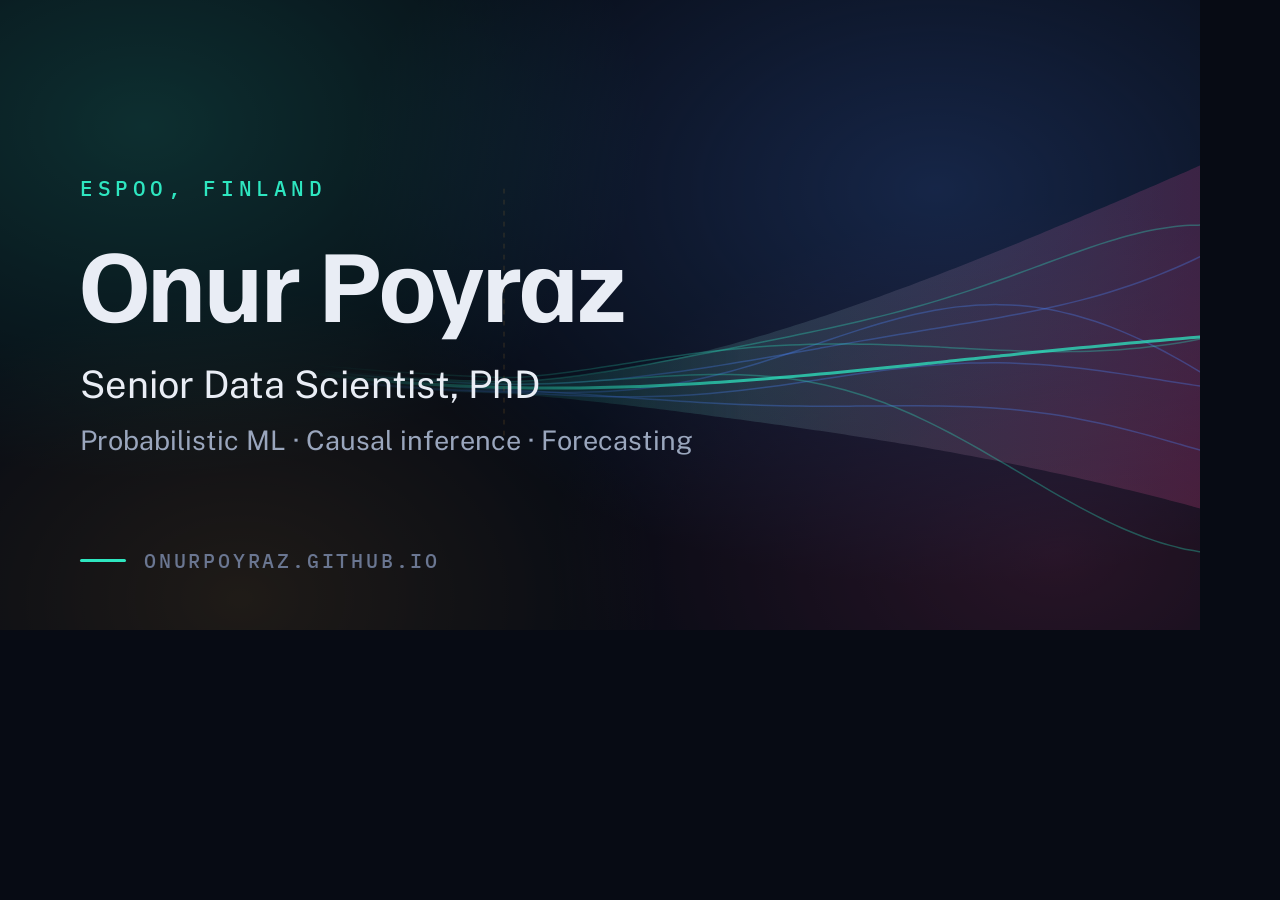
<file: scripts/og-card.html>
<!DOCTYPE html>
<html lang="en" data-theme="dark">
<head>
  <meta charset="UTF-8" />
  <title>og-card source</title>
  <!--
    Source for assets/og-card.png — the image link previews show on
    LinkedIn, Slack, X, iMessage and the rest.

    Rendered to PNG by scripts/render-og-card.sh. Not linked from the
    site; it exists only to be screenshotted at 1200x630.

    It pulls in the real css/themes.css and the real js/glass.js, and
    the canvas below carries the id glass.js looks for, so the forecast
    on the card is the same forecast the hero draws. Change the palette
    or the model and re-running the script updates the card — there is
    no second copy of the design to keep in sync.

    Why a separate layout instead of a screenshot of the hero: the card
    is usually displayed around 400px wide in a feed. At that size the
    hero's tagline is unreadable, so the type here is much larger and
    the copy is cut to what survives the shrink.
  -->
  <link rel="stylesheet" href="../css/themes.css" />
  <link rel="preconnect" href="https://fonts.googleapis.com" />
  <link rel="preconnect" href="https://fonts.gstatic.com" crossorigin />
  <link href="https://fonts.googleapis.com/css2?family=Familjen+Grotesk:wght@600;700&family=Public+Sans:wght@400;500&family=IBM+Plex+Mono:wght@500&display=swap" rel="stylesheet" />
  <style>
    * { margin: 0; padding: 0; box-sizing: border-box; }

    /* Exactly the card size. The screenshot is taken at this viewport,
       so nothing here may depend on the window being any other shape. */
    html, body { width: 1200px; height: 630px; overflow: hidden; }

    body {
      position: relative;
      /* The card is composited on the platform's own background — white
         on LinkedIn — so it has to carry its own ground or it reads as a
         hole in the feed. */
      background: var(--ground-deep);
      font-family: var(--font-body);
      color: var(--text);
    }

    /* Same ambient mesh the site sits on, sized for the card. */
    .ground {
      position: absolute;
      inset: 0;
      background:
        radial-gradient(60% 80% at 12% 20%, var(--mesh-a), transparent 70%),
        radial-gradient(70% 90% at 78% 30%, var(--mesh-b), transparent 70%),
        radial-gradient(60% 80% at 88% 88%, var(--mesh-c), transparent 70%),
        radial-gradient(50% 70% at 20% 95%, var(--mesh-d), transparent 70%);
      opacity: 0.55;
    }

    #hero-canvas {
      position: absolute;
      inset: 0;
      width: 1200px;
      height: 630px;
      -webkit-mask-image: linear-gradient(90deg, transparent 26%, #000 62%, #000 100%);
      mask-image: linear-gradient(90deg, transparent 26%, #000 62%, #000 100%);
    }

    .card {
      position: absolute;
      inset: 0;
      padding: 74px 80px;
      display: flex;
      flex-direction: column;
      justify-content: center;
    }

    .eyebrow {
      font-family: var(--font-mono);
      font-size: 21px;
      font-weight: 500;
      letter-spacing: 0.22em;
      text-transform: uppercase;
      color: var(--accent);
      margin-bottom: 26px;
    }

    h1 {
      font-family: var(--font-display);
      font-weight: 700;
      font-size: 104px;
      line-height: 1;
      letter-spacing: -0.02em;
      margin-bottom: 30px;
    }

    /* Short single lines, not a wrapped paragraph: a feed renders this
       around 400px wide, and wrapped body copy turns to mush there. */
    .role {
      font-size: 38px;
      line-height: 1.2;
      color: var(--text);
      margin-bottom: 16px;
    }
    .topics {
      font-size: 27px;
      line-height: 1.2;
      color: var(--text-muted);
    }

    .foot {
      position: absolute;
      left: 80px;
      bottom: 56px;
      display: flex;
      align-items: center;
      gap: 18px;
      font-family: var(--font-mono);
      font-size: 20px;
      font-weight: 500;
      letter-spacing: 0.14em;
      text-transform: uppercase;
      color: var(--text-subtle);
    }
    .foot::before {
      content: '';
      width: 46px;
      height: 3px;
      border-radius: 3px;
      background: var(--accent);
    }
  </style>
</head>
<body>
  <div class="ground"></div>
  <canvas id="hero-canvas"></canvas>

  <div class="card">
    <div class="eyebrow">Espoo, Finland</div>
    <h1>Onur Poyraz</h1>
    <p class="role">Senior Data Scientist, PhD</p>
    <p class="topics">Probabilistic ML &middot; Causal inference &middot; Forecasting</p>
  </div>

  <div class="foot">onurpoyraz.github.io</div>

  <script src="../js/glass.js"></script>
</body>
</html>
</file>
<file: css/themes.css>
/* ============================================================
   THEME TOKENS — "Liquid Glass"

   Material rule for this site:
     Glass is the CONTROL layer. Content is the GROUND.
   Anything you can click, drag, or navigate with is glass —
   it refracts, it catches light, it responds to the pointer.
   Anything you read sits flat on the ground so it stays crisp.

   Palette rationale: the accents are a categorical palette for a
   mixture model — four components that must stay distinguishable
   when overlaid at low alpha. They tint the hero's forecast fan
   and every piece of glass that sits over it.
   ============================================================ */

:root {
  /* ---- Mixture components (identical in both themes) ---- */
  /* component 1: mint / 2: cobalt / 3: magenta / 4: amber.
     Keep the comments on their own line — WebKit returns a trailing
     same-line comment as part of getPropertyValue(), which then fails
     to parse in canvas addColorStop(). */
  --c1: #2ee6c0;
  --c2: #4c86ff;
  --c3: #ef4e9b;
  --c4: #ffb03a;

  /* ---- Type ---- */
  --font-display: 'Familjen Grotesk', 'Helvetica Neue', Helvetica, Arial, sans-serif;
  --font-body: 'Public Sans', -apple-system, BlinkMacSystemFont, 'Segoe UI', sans-serif;
  --font-mono: 'IBM Plex Mono', ui-monospace, 'SF Mono', Menlo, monospace;

  /* ---- Geometry ---- */
  --glass-rim-w: 1.5px;

  --r-capsule: 999px;
  --r-lg: 26px;
  --r-md: 18px;
  --r-sm: 12px;

  --ease: cubic-bezier(0.32, 0.72, 0, 1);   /* Apple-ish overshoot-free glide */
  --t-fast: 180ms var(--ease);
  --t: 320ms var(--ease);
  --t-slow: 700ms var(--ease);

  --max-width: 940px;
  --rail-width: 56px;
}

/* ============================================================
   LIGHT — "frost": cool paper, glass reads as brighter than ground
   ============================================================ */
:root {
  --ground: #e9edf5;
  --ground-deep: #dbe2ef;

  --text: #0d1220;
  --text-muted: #4d5670;
  --text-subtle: #7b8598;

  --accent: #06977f;
  --accent-hover: #047a67;
  --accent-soft: rgba(6, 151, 127, 0.13);

  /* The second accent, for the parts of the page keyed to a category
     rather than to the site: --accent is what mint (--c1) looks like
     once it is dark enough to read as text on a slab, and this is the
     same treatment of cobalt (--c2). The raw components stay for
     graphics — a bar or a legend swatch is not read, so it can be as
     light as the palette says. */
  --accent-alt: #2f6be0;
  --accent-alt-soft: rgba(47, 107, 224, 0.13);

  /* Glass material */
  /* Fill stays low so the backdrop's colour survives the blur — a heavy
     fill is what turns glass into frosted plastic. */
  --glass-fill: rgba(255, 255, 255, 0.22);
  --glass-fill-strong: rgba(255, 255, 255, 0.36);
  --glass-rim: rgba(255, 255, 255, 0.9);
  --glass-rim-dim: rgba(13, 18, 32, 0.12);
  --glass-spec: rgba(255, 255, 255, 0.55);
  --glass-edge: rgba(13, 18, 32, 0.1);
  --glass-shadow: 0 1px 2px rgba(13, 18, 32, 0.08), 0 12px 32px rgba(13, 18, 32, 0.12);
  --glass-blur: 14px;
  --glass-sat: 200%;
  --glass-bright: 1.08;
  --glass-rim-bright: 1.25;

  /* Content slabs — a whisper of frost, no rim, so prose stays crisp */
  --slab: rgba(255, 255, 255, 0.72);
  --hairline: rgba(13, 18, 32, 0.1);

  /* Panels nested inside a slab (the work cards in Experience). Not
     glass: a second blur over a slab that is already blurring costs
     paint and reads as mud. A shade of the text colour instead, so the
     panel recedes into its slab rather than floating on it. */
  --inset: rgba(13, 18, 32, 0.035);
  --inset-hi: rgba(13, 18, 32, 0.06);

  /* Ambient mesh behind everything */
  --mesh-a: rgba(46, 230, 192, 0.5);
  --mesh-b: rgba(76, 134, 255, 0.45);
  --mesh-c: rgba(239, 78, 155, 0.34);
  --mesh-d: rgba(255, 176, 58, 0.34);

  --exp-ink: 0.8;

  /* Both keywords, once, on the bare root: the page supports either and
     the browser resolves it. The palette below still switches on a media
     query, but `color-scheme` must not — a single keyword picked by a
     query reads to WebKit as "this page is light-only" / "dark-only",
     and Safari drew its own download-permission dialog light off the
     back of that even with the dark palette on screen. Only an explicit
     choice from the toggle narrows it, just below. */
  color-scheme: light dark;
}

/* The toggle disagreeing with the OS is the one case where the browser
   cannot resolve this itself. */
[data-theme='light'] { color-scheme: light; }

/* ============================================================
   DARK — "night": glass reads as a lit film over deep ground
   ============================================================ */
[data-theme='dark'] {
  --ground: #0b101c;
  --ground-deep: #070b14;

  --text: #e9edf5;
  --text-muted: #9aa6bd;
  --text-subtle: #6a7691;

  --accent: #2ee6c0;
  --accent-hover: #6ef2d6;
  --accent-soft: rgba(46, 230, 192, 0.15);

  /* Lifted off --c2 rather than used raw: the bar colour that
     reads well as an 11px capsule is too dim for 0.68rem mono
     on the dark slab. */
  --accent-alt: #7aa5ff;
  --accent-alt-soft: rgba(122, 165, 255, 0.15);

  --glass-fill: rgba(255, 255, 255, 0.05);
  --glass-fill-strong: rgba(255, 255, 255, 0.1);
  --glass-rim: rgba(255, 255, 255, 0.4);
  --glass-rim-dim: rgba(0, 0, 0, 0.35);
  --glass-spec: rgba(255, 255, 255, 0.22);
  --glass-edge: rgba(255, 255, 255, 0.1);
  --glass-shadow: 0 1px 2px rgba(0, 0, 0, 0.5), 0 14px 40px rgba(0, 0, 0, 0.55);
  --glass-blur: 14px;
  --glass-sat: 240%;
  --glass-bright: 1.5;
  --glass-rim-bright: 2.1;

  --slab: rgba(9, 13, 22, 0.68);
  --hairline: rgba(255, 255, 255, 0.1);

  /* Inset the other way round: in the dark, receding means lighter. */
  --inset: rgba(255, 255, 255, 0.035);
  --inset-hi: rgba(255, 255, 255, 0.065);

  --mesh-a: rgba(46, 230, 192, 0.3);
  --mesh-b: rgba(76, 134, 255, 0.4);
  --mesh-c: rgba(239, 78, 155, 0.26);
  --mesh-d: rgba(255, 176, 58, 0.18);

  --exp-ink: 0.58;
  color-scheme: dark;
}

/* Respect the OS preference before JS runs. Mirrors [data-theme='dark']. */
@media (prefers-color-scheme: dark) {
  :root:not([data-theme]) {
    --ground: #0b101c;
    --ground-deep: #070b14;

    --text: #e9edf5;
    --text-muted: #9aa6bd;
    --text-subtle: #6a7691;

    --accent: #2ee6c0;
    --accent-hover: #6ef2d6;
    --accent-soft: rgba(46, 230, 192, 0.15);

    /* Lifted off --c2 rather than used raw: the bar colour that
       reads well as an 11px capsule is too dim for 0.68rem mono
       on the dark slab. */
    --accent-alt: #7aa5ff;
    --accent-alt-soft: rgba(122, 165, 255, 0.15);

    --glass-fill: rgba(255, 255, 255, 0.05);
    --glass-fill-strong: rgba(255, 255, 255, 0.1);
    --glass-rim: rgba(255, 255, 255, 0.4);
    --glass-rim-dim: rgba(0, 0, 0, 0.35);
    --glass-spec: rgba(255, 255, 255, 0.22);
    --glass-edge: rgba(255, 255, 255, 0.1);
    --glass-shadow: 0 1px 2px rgba(0, 0, 0, 0.5), 0 14px 40px rgba(0, 0, 0, 0.55);
    --glass-blur: 14px;
    --glass-sat: 240%;
    --glass-bright: 1.5;
    --glass-rim-bright: 2.1;

    --slab: rgba(9, 13, 22, 0.68);
    --hairline: rgba(255, 255, 255, 0.1);

    /* Inset the other way round: in the dark, receding means lighter. */
    --inset: rgba(255, 255, 255, 0.035);
    --inset-hi: rgba(255, 255, 255, 0.065);

    --mesh-a: rgba(46, 230, 192, 0.3);
    --mesh-b: rgba(76, 134, 255, 0.4);
    --mesh-c: rgba(239, 78, 155, 0.26);
    --mesh-d: rgba(255, 176, 58, 0.18);

      --exp-ink: 0.58;
  }
}
</file>
<file: css/style.css>
/* ============================================================
   style.css

   Reading order:
     1. Reset + ground        the surface everything floats on
     2. Glass                 the material itself (.glass + modifiers)
     3. Nav                   rail (desktop) / capsule (mobile)
     4. Hero                  name, tagline, forecast canvas
     5. Sections              titles + content slabs
     6. Timeline              experience + education
     7. Skills
     8. Notes
     9. Publications
    10. Contact
    11. Motion + responsive
   ============================================================ */

/* ============================================================
   1. RESET + GROUND
   ============================================================ */
*, *::before, *::after { box-sizing: border-box; }

* { margin: 0; padding: 0; }

html {
  scroll-behavior: smooth;
  -webkit-text-size-adjust: 100%;
}

html { overflow-x: hidden; }

body {
  font-family: var(--font-body);
  font-size: 16px;
  line-height: 1.65;
  color: var(--text);
  background: var(--ground);
  -webkit-font-smoothing: antialiased;
  -moz-osx-font-smoothing: grayscale;
  overflow-x: hidden;
  min-height: 100vh;
}

/* The ambient mesh. Fixed, so every piece of glass on the page has
   something worth refracting no matter how far you have scrolled. */
.mesh {
  position: fixed;
  inset: 0;
  z-index: -2;
  pointer-events: none;
  overflow: hidden;
}

/* The colour itself. Kept as a child so it can be scaled and drifted
   without an `inset` that would push the blobs off screen — the reason an
   earlier version left the middle of the viewport flat, and with nothing
   behind it the glass had nothing to refract and read as grey plastic.
   The centre band carries the strongest colour because that is exactly
   where the glass chrome sits. */
.mesh::before {
  content: '';
  position: absolute;
  inset: -15%;
  background:
    radial-gradient(46% 40% at 20% 22%, var(--mesh-a), transparent 68%),
    radial-gradient(50% 44% at 78% 16%, var(--mesh-b), transparent 68%),
    radial-gradient(44% 40% at 88% 62%, var(--mesh-c), transparent 68%),
    radial-gradient(48% 42% at 12% 70%, var(--mesh-d), transparent 68%),
    radial-gradient(56% 46% at 50% 46%, var(--mesh-b), transparent 70%),
    radial-gradient(40% 36% at 62% 88%, var(--mesh-c), transparent 68%);
  opacity: 0.78;
  animation: drift 42s var(--ease) infinite alternate;
}

@keyframes drift {
  0%   { transform: translate3d(0, 0, 0) scale(1); }
  50%  { transform: translate3d(3%, -2.5%, 0) scale(1.1); }
  100% { transform: translate3d(-2.5%, 3%, 0) scale(1.04); }
}

/* Deepen only the very top and bottom so headings keep their contrast,
   while the band the glass lives in stays saturated. */
.mesh::after {
  content: '';
  position: absolute;
  inset: 0;
  background: linear-gradient(var(--ground-deep), transparent 14%, transparent 86%, var(--ground-deep));
  opacity: 0.7;
}

main {
  max-width: var(--max-width);
  margin: 0 auto;
  padding: 0 2rem 6rem;
  position: relative;
}

h1, h2, h3 {
  font-family: var(--font-display);
  font-weight: 700;
  line-height: 1.12;
  letter-spacing: -0.022em;
}

p { margin-bottom: 1rem; }
p:last-child { margin-bottom: 0; }

a {
  color: var(--accent);
  text-decoration: none;
  transition: color var(--t-fast);
}
a:hover { color: var(--accent-hover); }

ul, ol { list-style: none; }

:focus-visible {
  outline: 2px solid var(--accent);
  outline-offset: 3px;
  border-radius: 4px;
}

/* Utility face: eyebrows, dates, tags, anything that is data not prose. */
.mono {
  font-family: var(--font-mono);
  font-size: 0.7rem;
  font-weight: 500;
  letter-spacing: 0.12em;
  text-transform: uppercase;
}

/* ============================================================
   2. GLASS

   Four stacked parts make a piece of glass believable:
     .glass          the frosted body    — blur + saturate + fill
     .glass::before  the refracted rim   — a ring of LESS blurred,
                     brighter, more saturated backdrop. This is the
                     edge-lensing a real lens shows, and it is what
                     separates this from flat glassmorphism.
     .glass::after   the specular sheen  — a fixed diagonal glint plus
                     a soft highlight that tracks the pointer.
     box-shadow      a tight contact shadow + an inset top light.
   ============================================================ */
.glass {
  position: relative;
  background: var(--glass-fill);
  -webkit-backdrop-filter: blur(var(--glass-blur)) saturate(var(--glass-sat)) brightness(var(--glass-bright));
  backdrop-filter: blur(var(--glass-blur)) saturate(var(--glass-sat)) brightness(var(--glass-bright));
  border-radius: var(--r-lg);
  box-shadow:
    inset 0 1px 0 var(--glass-rim),
    inset 0 -6px 14px -8px var(--glass-rim-dim),
    0 0 0 1px var(--glass-edge),
    var(--glass-shadow);
  transition: background var(--t), box-shadow var(--t), transform var(--t);
}

/* Refracted rim: a ring of backdrop pulled through a much stronger lens
   than the body, so the edge shows a brighter, more saturated, less
   blurred slice of whatever is behind. That mismatch between rim and
   body is what the eye reads as the thickness of real glass.

   It must NOT be given a negative z-index — that would push it behind
   the element's own background and the effect disappears entirely. */
.glass::before {
  content: '';
  position: absolute;
  inset: 0;
  padding: var(--glass-rim-w);
  border-radius: inherit;
  -webkit-backdrop-filter: blur(0.5px) saturate(320%) brightness(var(--glass-rim-bright));
  backdrop-filter: blur(0.5px) saturate(320%) brightness(var(--glass-rim-bright));

  /* Ring mask. Order matters: the `mask` shorthand resets
     `-webkit-mask-composite`, so the legacy WebKit value has to be set
     AFTER both shorthands or Safari falls back to source-over and paints
     a filled rectangle instead of a ring. The two properties also take
     different keywords — `xor` for the WebKit one, `exclude` for the
     standard one — so both are needed. */
  -webkit-mask: linear-gradient(#000 0 0) content-box, linear-gradient(#000 0 0);
  mask: linear-gradient(#000 0 0) content-box, linear-gradient(#000 0 0);
  mask-composite: exclude;
  -webkit-mask-composite: xor;
  pointer-events: none;
}

/* Specular. --mx/--my are written by js/glass.js on pointer move and
   default to the upper-left so the glint is there before you touch it. */
.glass::after {
  content: '';
  position: absolute;
  inset: 0;
  border-radius: inherit;
  background:
    radial-gradient(circle 160px at var(--mx, 22%) var(--my, 4%),
      var(--glass-spec), transparent 68%),
    linear-gradient(150deg, var(--glass-spec) 0%, transparent 38%);
  opacity: 0.55;
  pointer-events: none;
  transition: opacity var(--t);
}

/* Interactive glass lifts and brightens under the pointer. */
.glass-interactive { cursor: pointer; }
.glass-interactive:hover,
.glass-interactive:focus-visible {
  background: var(--glass-fill-strong);
  transform: translateY(-2px);
}
.glass-interactive:hover::after,
.glass-interactive:focus-visible::after { opacity: 0.85; }
.glass-interactive:active { transform: translateY(0) scale(0.988); }

.glass-capsule { border-radius: var(--r-capsule); }

/* ============================================================
   3. NAV — one object, two orientations

   Desktop: a vertical glass rail of dots on the left. Hovering or
   tabbing into it expands the rail and reveals the labels.
   Mobile: the same dots as a floating capsule at the bottom, with the
   current section named beside them.
   ============================================================ */
.nav-rail {
  position: fixed;
  left: 1.5rem;
  top: 50%;
  transform: translateY(-50%);
  z-index: 60;
  padding: 0.75rem 0;
  width: var(--rail-width);
  transition: width var(--t), background var(--t);
  overflow: hidden;
}
.nav-rail:hover,
.nav-rail:focus-within { width: 190px; }

.nav-rail ul { display: flex; flex-direction: column; gap: 0.1rem; }

.nav-rail a {
  display: flex;
  align-items: center;
  gap: 0.85rem;
  padding: 0.5rem 0 0.5rem 1.25rem;
  color: var(--text-muted);
  font-size: 0.85rem;
  font-weight: 500;
  white-space: nowrap;
  transition: color var(--t-fast);
}
.nav-rail a::before {
  content: '';
  flex: none;
  width: 7px;
  height: 7px;
  border-radius: 50%;
  background: currentColor;
  opacity: 0.35;
  transition: opacity var(--t-fast), transform var(--t-fast), box-shadow var(--t-fast);
}
.nav-rail a span {
  opacity: 0;
  transform: translateX(-6px);
  transition: opacity var(--t), transform var(--t);
}
.nav-rail:hover a span,
.nav-rail:focus-within a span { opacity: 1; transform: translateX(0); }

.nav-rail a:hover { color: var(--text); }
.nav-rail a:hover::before { opacity: 0.7; }

.nav-rail a.active { color: var(--accent); }
.nav-rail a.active::before {
  opacity: 1;
  transform: scale(1.35);
  box-shadow: 0 0 12px var(--accent);
}

/* Mobile capsule */
.nav-dock {
  display: none;
  position: fixed;
  left: 50%;
  bottom: 1rem;
  transform: translateX(-50%);
  z-index: 60;
  align-items: center;
  gap: 0.85rem;
  padding: 0.6rem 1rem;
  max-width: calc(100vw - 2rem);
}
.nav-dock ul { display: flex; align-items: center; gap: 0.15rem; }
.nav-dock a {
  display: grid;
  place-items: center;
  width: 26px;
  height: 32px;
  color: var(--text-muted);
}
.nav-dock a::before {
  content: '';
  width: 7px;
  height: 7px;
  border-radius: 50%;
  background: currentColor;
  opacity: 0.35;
  transition: opacity var(--t-fast), transform var(--t-fast), box-shadow var(--t-fast);
}
.nav-dock a.active { color: var(--accent); }
.nav-dock a.active::before {
  opacity: 1;
  transform: scale(1.4);
  box-shadow: 0 0 10px var(--accent);
}
.nav-dock .dock-label {
  font-family: var(--font-mono);
  font-size: 0.62rem;
  font-weight: 500;
  letter-spacing: 0.1em;
  text-transform: uppercase;
  color: var(--text);
  min-width: 5.5em;
  border-left: 1px solid var(--hairline);
  padding-left: 0.85rem;
}

/* Theme switch — a three-segment glass control, one segment per state.
   The selected segment is a thumb that slides between fixed columns
   rather than a background on the button, so the movement reads as one
   object changing seats instead of three lights blinking. --sel is the
   column index, written by main.js. */
.theme-switch {
  position: fixed;
  top: 1.25rem;
  right: 1.25rem;
  z-index: 60;
  --sel: 0;
  --seg: 3.6rem;
  --pad: 0.3rem;
  display: grid;
  grid-auto-flow: column;
  grid-auto-columns: var(--seg);
  padding: var(--pad);
  border-radius: var(--r-md);
}

.theme-thumb {
  position: absolute;
  z-index: 0;
  top: var(--pad);
  bottom: var(--pad);
  left: var(--pad);
  width: var(--seg);
  border-radius: calc(var(--r-md) - var(--pad));
  background: var(--glass-fill-strong);
  box-shadow:
    inset 0 1px 0 var(--glass-rim),
    0 0 0 1px var(--glass-edge),
    0 2px 8px -4px var(--glass-rim-dim);
  transform: translateX(calc(var(--sel) * var(--seg)));
  transition: transform var(--t), background var(--t);
}

.theme-option {
  position: relative;
  z-index: 1;
  display: grid;
  justify-items: center;
  gap: 0.3rem;
  padding: 0.5rem 0.2rem 0.45rem;
  border: none;
  background: none;
  cursor: pointer;
  color: var(--text-subtle);
  font-family: var(--font-mono);
  font-size: 0.55rem;
  font-weight: 500;
  letter-spacing: 0.08em;
  text-transform: uppercase;
  transition: color var(--t-fast);
}
.theme-option:hover { color: var(--text-muted); }
.theme-option[aria-checked='true'] { color: var(--text); }
/* The group is one tab stop; the ring belongs on the segment that holds
   the focus, and it has to clear the thumb's own rim. */
.theme-option:focus-visible {
  outline: 2px solid var(--accent);
  outline-offset: -1px;
  border-radius: calc(var(--r-md) - var(--pad));
}

/* Skip link — first tab stop, hidden until focused. */
.skip-link {
  position: fixed;
  top: 1.25rem;
  left: 50%;
  transform: translate(-50%, -160%);
  z-index: 100;
  padding: 0.6rem 1.1rem;
  color: var(--text);
  font-size: 0.85rem;
  transition: transform var(--t);
}
.skip-link:focus { transform: translate(-50%, 0); }

/* ============================================================
   4. HERO

   The canvas behind the name is a live posterior forecast: sample
   paths fanning into a widening credible band past the "now" line.
   It is the one thing on the page that moves on its own, and it is
   the thesis — this is what the work actually produces.
   ============================================================ */
.hero {
  position: relative;
  min-height: 100svh;
  display: flex;
  align-items: center;
  padding: 6rem 0 4rem;
}
/* Full-bleed canvas without widening the page's scrollable area. */
.hero::before {
  content: '';
  position: absolute;
  inset: 0;
  overflow: clip;
  pointer-events: none;
}

.hero-canvas {
  position: absolute;
  top: -2rem;
  bottom: -2rem;
  left: 50%;
  width: 100vw;
  max-width: 100vw;
  transform: translateX(-50%);
  z-index: -1;
  pointer-events: none;
  -webkit-mask-image: radial-gradient(70% 60% at 50% 50%, #000 30%, transparent 100%);
  mask-image: radial-gradient(70% 60% at 50% 50%, #000 30%, transparent 100%);
}

.hero-content { position: relative; max-width: 44rem; }

.hero-eyebrow {
  color: var(--text-subtle);
  margin-bottom: 1.5rem;
  display: flex;
  align-items: center;
  gap: 0.7rem;
}
.hero-eyebrow::after {
  content: '';
  flex: 1;
  height: 1px;
  background: linear-gradient(90deg, var(--hairline), transparent);
}

.hero-photo {
  width: 92px;
  height: 92px;
  border-radius: 50%;
  object-fit: cover;
  margin-bottom: 1.75rem;
  box-shadow:
    0 0 0 1px var(--glass-edge),
    inset 0 1px 0 var(--glass-rim),
    var(--glass-shadow);
}

.hero-name {
  font-size: clamp(2.75rem, 8vw, 4.75rem);
  letter-spacing: -0.035em;
  margin-bottom: 1rem;
}

.hero-tagline {
  font-size: clamp(1.05rem, 2.2vw, 1.3rem);
  overflow-wrap: break-word;
  color: var(--text-muted);
  max-width: 34rem;
  margin-bottom: 2.25rem;
  text-wrap: balance;
}

.hero-links {
  display: flex;
  flex-wrap: wrap;
  gap: 0.6rem;
  align-items: center;
}
.hero-links > a {
  font-size: 0.9rem;
  font-weight: 500;
  padding: 0.6rem 1.1rem;
  color: var(--text);
}
.hero-links > a:hover { color: var(--text); }

/* The two CV buttons are the page's primary action, so they are the
   only glass tinted with the accent. */
.btn-cv {
  color: var(--accent) !important;
  background: var(--accent-soft);
}
.btn-cv:hover { color: var(--accent-hover) !important; }

/* Micro-annotations that let the canvas read as an instrument. */
.hero-legend {
  position: absolute;
  left: 0;
  bottom: 2.5rem;
  display: flex;
  gap: 1.25rem;
  color: var(--text-subtle);
  font-family: var(--font-mono);
  font-size: 0.62rem;
  letter-spacing: 0.1em;
  text-transform: uppercase;
}
.hero-legend span { display: flex; align-items: center; gap: 0.45rem; }
.hero-legend span::before {
  content: '';
  width: 14px;
  height: 2px;
  border-radius: 2px;
  background: currentColor;
}
.hero-legend .lg-obs::before { background: var(--c2); }
.hero-legend .lg-fc::before { background: var(--c1); }
.hero-legend .lg-ci::before { background: var(--c3); opacity: 0.45; height: 8px; }

/* ============================================================
   5. SECTIONS
   ============================================================ */
.section {
  padding: 6rem 0 1rem;
  scroll-margin-top: 4rem;
}

.section-title {
  font-size: clamp(1.6rem, 3.4vw, 2.15rem);
  margin-bottom: 2.25rem;
  display: flex;
  align-items: center;
  gap: 1.25rem;
}
.section-title::after {
  content: '';
  flex: 1;
  height: 1px;
  background: linear-gradient(90deg, var(--hairline), transparent);
}

/* Prose sits on a whisper of frost — enough to lift it off the mesh,
   not enough to compete with the glass chrome. */
.section-body {
  font-size: 1.05rem;
  color: var(--text-muted);
  background: var(--slab);
  -webkit-backdrop-filter: blur(20px);
  backdrop-filter: blur(20px);
  border-radius: var(--r-md);
  padding: 1.75rem;
  border: 1px solid var(--hairline);
}
.section-body p + p { margin-top: 0.25rem; }

/* ============================================================
   6. TIMELINE
   ============================================================ */
.timeline {
  display: flex;
  flex-direction: column;
  gap: 0.75rem;
}

/* Every accent inside a timeline item resolves through --item-accent,
   which the item's data-kind sets — the same two-colour split the
   overlap map above draws its bars with, so a blue bar leads down to a
   blue-keyed card and a mint bar to a mint one. The attribute is the
   chart's, not this rule's: it is read by js/experience.js, and styling
   off it is what keeps the two halves of the section from drifting.
   Entries with no kind (the degrees in Education) keep the site accent,
   which is what 'research' resolves to anyway. */
.timeline-item {
  --item-accent: var(--accent);
  --item-accent-soft: var(--accent-soft);
  position: relative;
  background: var(--slab);
  -webkit-backdrop-filter: blur(20px);
  backdrop-filter: blur(20px);
  border: 1px solid var(--hairline);
  border-radius: var(--r-md);
  padding: 1.5rem 1.5rem 1.5rem 2.25rem;
  transition: border-color var(--t), background var(--t);
}
.timeline-item[data-kind='industry'] {
  --item-accent: var(--accent-alt);
  --item-accent-soft: var(--accent-alt-soft);
}

.timeline-item::before {
  content: '';
  position: absolute;
  left: 1rem;
  top: 1.9rem;
  bottom: 1.9rem;
  width: 2px;
  border-radius: 2px;
  background: linear-gradient(var(--item-accent, var(--accent)), transparent);
  opacity: 0.45;
  transition: opacity var(--t);
}
.timeline-item:hover { border-color: var(--glass-edge); background: var(--glass-fill); }
.timeline-item:hover::before { opacity: 1; }

.timeline-meta {
  display: flex;
  flex-wrap: wrap;
  gap: 0.75rem;
  margin-bottom: 0.6rem;
  font-family: var(--font-mono);
  font-size: 0.68rem;
  font-weight: 500;
  letter-spacing: 0.1em;
  text-transform: uppercase;
  color: var(--text-subtle);
}
.timeline-date { color: var(--item-accent, var(--accent)); }

.timeline-role { font-size: 1.15rem; margin-bottom: 0.2rem; }
.timeline-org { color: var(--text-muted); font-size: 0.92rem; margin-bottom: 0.9rem; }
.timeline-desc { color: var(--text-muted); font-size: 0.95rem; }

/* A line of framing above the work cards for context that belongs to a
   role rather than any single piece of work: what the company does, or
   the shape of a collaboration. Rare on purpose; the cards carry the
   actual work. */
.timeline-lede {
  color: var(--text-muted);
  font-size: 0.92rem;
  margin: -0.35rem 0 0.95rem;
}

.timeline-bullets { display: flex; flex-direction: column; gap: 0.45rem; }
.timeline-bullets li {
  position: relative;
  padding-left: 1.1rem;
  color: var(--text-muted);
  font-size: 0.95rem;
}
.timeline-bullets li::before {
  content: '';
  position: absolute;
  left: 0;
  top: 0.62em;
  width: 5px;
  height: 5px;
  border-radius: 50%;
  background: var(--item-accent, var(--accent));
  opacity: 0.6;
}

/* ---------- Work cards ----------
   What a role produced, one box each, in place of the bullet list that
   used to sit here. They replaced a Projects section further down the
   page that described the same work a second time and the Publications
   list a third; folding it up here is what let the other two go. The
   keywords are the part worth keeping from those cards — a bullet never
   carried them — and the citation in the bottom corner is the third
   telling, reduced to a link. */
.work-grid {
  display: grid;
  /* min(300px, 100%), not a bare 300px: a minmax() minimum is a hard
     floor, so on a 320px phone — where this card's content box is about
     240px — a bare 300px track pushes the cards straight out through
     the side of the card holding them. The min() lets the track give up
     and match the container instead, which is also why this needs no
     single-column media query. */
  grid-template-columns: repeat(auto-fit, minmax(min(300px, 100%), 1fr));
  gap: 0.6rem;
}

/* Not glass. These sit on a slab that is already blurring the mesh
   behind it, and a second backdrop-filter over the first buys nothing
   but paint cost — so this is a flat inset panel: a shade darker than
   its slab in light, a shade lighter in dark. */
.work-card {
  display: flex;
  flex-direction: column;
  padding: 0.95rem 1rem 0.85rem;
  border: 1px solid var(--hairline);
  border-radius: var(--r-sm);
  background: var(--inset);
  transition: border-color var(--t-fast), background var(--t-fast);
}
.work-card:hover { border-color: var(--glass-edge); background: var(--inset-hi); }

.work-card h4 {
  font-family: var(--font-display);
  font-weight: 700;
  font-size: 0.95rem;
  line-height: 1.22;
  letter-spacing: -0.015em;
  margin-bottom: 0.4rem;
}
.work-card p {
  font-size: 0.86rem;
  line-height: 1.55;
  color: var(--text-muted);
  margin-bottom: 0.85rem;
}

/* Who it was for and when, for a card that covers only part of its
   role. Only the consulting entry needs it — two engagements, one after
   the other, under one job title — and that is the point: a card whose
   span is simply its role's span must NOT carry this, or the dates in
   the header get said twice. */
.work-when {
  font-family: var(--font-mono);
  font-size: 0.6rem;
  font-weight: 500;
  letter-spacing: 0.08em;
  text-transform: uppercase;
  color: var(--text-subtle);
  margin: -0.15rem 0 0.5rem;
}

/* Keywords left, citation right, both pinned to the bottom — so a row
   of cards of unequal length still lines its metadata up. */
.work-foot {
  display: flex;
  align-items: flex-end;
  justify-content: space-between;
  gap: 0.6rem;
  margin-top: auto;
}
.work-tags { display: flex; flex-wrap: wrap; gap: 0.3rem; }
.work-tags span {
  font-family: var(--font-mono);
  font-size: 0.58rem;
  letter-spacing: 0.05em;
  white-space: nowrap;
  padding: 0.2rem 0.55rem;
  border-radius: var(--r-capsule);
  background: var(--item-accent-soft, var(--accent-soft));
  color: var(--item-accent, var(--accent));
}

/* The paper this work became. Quiet on purpose — it is a footnote, not
   a call to action — and it never wraps or shrinks, so the keywords
   give way first. The arrow is literal: Publications is further down. */
.work-cite {
  flex: none;
  font-family: var(--font-mono);
  font-size: 0.58rem;
  letter-spacing: 0.03em;
  white-space: nowrap;
  color: var(--text-subtle);
  border-bottom: 1px solid transparent;
  transition: color var(--t-fast), border-color var(--t-fast);
}
.work-cite:hover {
  color: var(--item-accent, var(--accent));
  border-bottom-color: var(--item-accent, var(--accent));
}

/* The arrow says where the link goes, and it is the only thing that
   does: down the page to the Publications entry, or out to a thesis in
   Aalto's repository. Same weight either way — both are footnotes. */
.work-cite::before { content: '↓ '; opacity: 0.65; }
.work-cite.is-external::before { content: '↗ '; }

/* ---------- Overlap map ----------
   The cards below read as a sequence; several of those roles actually
   ran at the same time. This puts them on one axis so the concurrency
   is visible. Built by js/experience.js — it stays hidden if JS is off,
   because a list of empty lanes says less than no chart at all. */
.exp-chart {
  --exp-name-w: 7.5rem;
  --exp-gap: 1rem;
  --exp-bar-h: 11px;
  margin: 0 0 1.75rem;
  padding: 1.35rem 1.5rem 1.5rem;
  background: var(--slab);
  -webkit-backdrop-filter: blur(20px);
  backdrop-filter: blur(20px);
  border: 1px solid var(--hairline);
  border-radius: var(--r-md);
}

.exp-axis {
  display: grid;
  grid-template-columns: var(--exp-name-w) 1fr;
  column-gap: var(--exp-gap);
  margin-bottom: 0.7rem;
}
.exp-ticks { position: relative; height: 0.9rem; }
.exp-tick {
  position: absolute;
  top: 0;
  transform: translateX(-50%);
  font-family: var(--font-mono);
  font-size: 0.62rem;
  font-weight: 500;
  letter-spacing: 0.08em;
  color: var(--text-subtle);
  white-space: nowrap;
}
/* The end labels would otherwise hang off the slab. */
.exp-tick:first-child { transform: none; }
.exp-tick:last-child { transform: translateX(-100%); }

.exp-body { position: relative; }

/* Gridlines and the "now" marker sit under the bars, spanning every
   lane, so a bar's position can be read against a year without the
   eye travelling back up to the axis. */
.exp-lines {
  position: absolute;
  top: 0;
  bottom: 0;
  left: calc(var(--exp-name-w) + var(--exp-gap));
  right: 0;
  pointer-events: none;
}
.exp-line,
.exp-now {
  position: absolute;
  top: -0.2rem;
  bottom: -0.2rem;
  width: 1px;
}
.exp-line { background: var(--hairline); }
/* Same boundary the hero canvas draws: on the record to the left of it. */
.exp-now {
  background: repeating-linear-gradient(var(--c4) 0 3px, transparent 3px 8px);
  opacity: 0.45;
}

.exp-lanes {
  position: relative;
  display: flex;
  flex-direction: column;
  gap: 0.4rem;
}
.exp-lane {
  display: grid;
  grid-template-columns: var(--exp-name-w) 1fr;
  column-gap: var(--exp-gap);
  align-items: center;
}
.exp-name {
  font-family: var(--font-mono);
  font-size: 0.64rem;
  font-weight: 500;
  letter-spacing: 0.06em;
  text-transform: uppercase;
  color: var(--text-subtle);
  text-align: right;
  white-space: nowrap;
  overflow: hidden;
  text-overflow: ellipsis;
  transition: color var(--t-fast);
}
.exp-track {
  position: relative;
  display: block;
  height: calc(var(--exp-bar-h) + 6px);
}

.exp-bar {
  position: absolute;
  top: 3px;
  height: var(--exp-bar-h);
  min-width: 6px;
  border-radius: var(--r-capsule);
  background: var(--exp-tint);
  opacity: var(--exp-ink, 0.6);
  transition: opacity var(--t-fast), filter var(--t-fast);
}
.exp-lane[data-kind='research'] { --exp-tint: var(--c1); }
.exp-lane[data-kind='industry'] { --exp-tint: var(--c2); }

/* An ongoing role has no right edge to draw, so it fades out instead
   of stopping — a hard cap would read as an end date. */
.exp-bar.is-ongoing {
  background: linear-gradient(90deg, var(--exp-tint) 78%, transparent);
  border-radius: var(--r-capsule) 0 0 var(--r-capsule);
}

.exp-lane.is-lit .exp-bar { opacity: 1; filter: brightness(1.1); }
.exp-lane.is-lit .exp-name { color: var(--text); }
.exp-bar:focus-visible { outline: 2px solid var(--accent); outline-offset: 3px; }

/* The other half of the pairing: hovering a bar lifts its card, and
   hovering a card lifts its bar. Either kind of card — a whole role, or
   the single engagement that drew the bar. */
.timeline-item.is-lit { border-color: var(--glass-edge); background: var(--glass-fill); }
.timeline-item.is-lit::before { opacity: 1; }
.work-card.is-lit { border-color: var(--glass-edge); background: var(--inset-hi); }

.exp-legend {
  display: flex;
  flex-wrap: wrap;
  gap: 1rem;
  margin: 0.9rem 0 0;
  padding-left: calc(var(--exp-name-w) + var(--exp-gap));
  font-family: var(--font-mono);
  font-size: 0.58rem;
  font-weight: 500;
  letter-spacing: 0.1em;
  text-transform: uppercase;
  color: var(--text-subtle);
}
.exp-legend span { display: inline-flex; align-items: center; gap: 0.45rem; }
.exp-legend span::before {
  content: '';
  width: 14px;
  height: 6px;
  border-radius: var(--r-capsule);
  background: var(--lg-tint, var(--accent));
  opacity: 0.7;
}
.exp-legend .lg-research { --lg-tint: var(--c1); }
.exp-legend .lg-industry { --lg-tint: var(--c2); }
.exp-legend .lg-now::before {
  width: 2px;
  height: 12px;
  border-radius: 0;
  background: var(--c4);
}

/* Narrow screens: the name column would squeeze the axis into
   uselessness, so the name moves above its own lane. */
@media (max-width: 640px) {
  .exp-chart { --exp-name-w: 0rem; --exp-gap: 0rem; padding: 1.1rem 1.15rem 1.25rem; }
  .exp-axis, .exp-lane { grid-template-columns: 1fr; }
  .exp-lanes { gap: 0.85rem; }
  .exp-name { text-align: left; margin-bottom: 0.2rem; }
  .exp-legend { padding-left: 0; gap: 0.75rem; }
}

/* ============================================================
   7. SKILLS
   ============================================================ */
.skills-grid {
  display: grid;
  grid-template-columns: repeat(auto-fit, minmax(250px, 1fr));
  align-items: start;
  gap: 0.75rem;
}

.skill-group {
  background: var(--slab);
  -webkit-backdrop-filter: blur(20px);
  backdrop-filter: blur(20px);
  border: 1px solid var(--hairline);
  border-radius: var(--r-md);
  padding: 1.35rem;
}
.skill-group h3 {
  font-family: var(--font-mono);
  font-size: 0.66rem;
  font-weight: 500;
  letter-spacing: 0.14em;
  text-transform: uppercase;
  color: var(--text-subtle);
  margin-bottom: 0.9rem;
}

.skill-tags { display: flex; flex-wrap: wrap; gap: 0.35rem; }
.skill-tags span {
  font-size: 0.78rem;
  padding: 0.3rem 0.7rem;
  border-radius: var(--r-capsule);
  transition: border-color var(--t-fast), color var(--t-fast);
}

/* The hierarchy the section was missing. Tinted tags are the expertise;
   quiet outlined ones are what it is built with. Same shape so they
   still read as one family, different weight so a reader can tell in a
   glance which is which. */
.skill-group.is-primary .skill-tags span {
  background: var(--accent-soft);
  color: var(--accent);
  border: 1px solid transparent;
}
.skill-group.is-primary .skill-tags span:hover { border-color: var(--accent); }

.skill-group:not(.is-primary) .skill-tags span {
  background: none;
  color: var(--text-muted);
  border: 1px solid var(--hairline);
}
.skill-group:not(.is-primary) .skill-tags span:hover {
  border-color: var(--glass-edge);
  color: var(--text);
}

/* Languages are worth stating and are not a technical claim, so they sit
   under the grid as an annotation in the page's micro-type. */
.skill-languages {
  margin: 0.9rem 0 0;
  font-family: var(--font-mono);
  font-size: 0.68rem;
  letter-spacing: 0.05em;
  color: var(--text-muted);
}
.skill-languages .lbl {
  margin-right: 0.9rem;
  font-size: 0.62rem;
  font-weight: 500;
  letter-spacing: 0.14em;
  text-transform: uppercase;
  color: var(--text-subtle);
}

/* ============================================================
   8. NOTES
   ============================================================ */
.notes-grid {
  display: grid;
  grid-template-columns: repeat(auto-fit, minmax(min(280px, 100%), 1fr));
  gap: 0.75rem;
}

.note-card {
  display: flex;
  flex-direction: column;
  padding: 1.5rem;
  background: var(--slab);
  -webkit-backdrop-filter: blur(20px);
  backdrop-filter: blur(20px);
  border: 1px solid var(--hairline);
  border-radius: var(--r-md);
  transition: border-color var(--t), background var(--t);
}
.note-card:hover { border-color: var(--glass-edge); background: var(--glass-fill); }

.note-kicker {
  margin-bottom: 0.75rem;
  font-family: var(--font-mono);
  font-size: 0.66rem;
  font-weight: 500;
  letter-spacing: 0.13em;
  text-transform: uppercase;
  color: var(--accent);
}

.note-card h3 {
  margin-bottom: 0.85rem;
  font-size: 1.12rem;
  line-height: 1.3;
}

.note-card > p:not(.note-kicker) {
  color: var(--text-muted);
  font-size: 1rem;
  line-height: 1.65;
}
.note-card > p + p { margin-top: 0.65rem; }

.note-related {
  align-self: flex-start;
  margin-top: auto;
  padding-top: 1.1rem;
  font-family: var(--font-mono);
  font-size: 0.64rem;
  letter-spacing: 0.04em;
  color: var(--text-subtle);
  border-bottom: 1px solid transparent;
  transition: color var(--t-fast), border-color var(--t-fast);
}
.note-related::before { content: '↓ '; opacity: 0.65; }
.note-related:hover { color: var(--accent); border-bottom-color: var(--accent); }

/* ============================================================
   9. PUBLICATIONS
   ============================================================ */
.pub-filters { display: flex; gap: 0.5rem; margin-bottom: 1.75rem; flex-wrap: wrap; }
.pub-filter {
  font-family: var(--font-mono);
  font-size: 0.68rem;
  font-weight: 500;
  letter-spacing: 0.1em;
  text-transform: uppercase;
  padding: 0.55rem 1.1rem;
  border: none;
  color: var(--text-muted);
}
.pub-filter.active { color: var(--accent); background: var(--accent-soft); }

.pub-year-group { margin-bottom: 2rem; }
.pub-year {
  font-family: var(--font-mono);
  font-size: 0.7rem;
  font-weight: 500;
  letter-spacing: 0.14em;
  color: var(--text-subtle);
  margin-bottom: 0.75rem;
  padding-left: 0.15rem;
}

.publication {
  background: var(--slab);
  -webkit-backdrop-filter: blur(20px);
  backdrop-filter: blur(20px);
  border: 1px solid var(--hairline);
  border-radius: var(--r-md);
  padding: 1.35rem;
  margin-bottom: 0.6rem;
  transition: border-color var(--t), background var(--t);
}
.publication:hover { border-color: var(--glass-edge); background: var(--glass-fill); }

/* Arriving from a citation in an Experience work card. Six entries in a
   near-identical stack look the same at a glance, so the one you were
   sent to holds the accent for a beat and then lets it go. */
@keyframes pub-cited {
  0%, 55% { border-color: var(--accent); background: var(--accent-soft); }
  100%    { border-color: var(--hairline); background: var(--slab); }
}
.publication.is-cited { animation: pub-cited 2.6s var(--ease); }

.pub-title { font-size: 1.02rem; margin-bottom: 0.4rem; line-height: 1.35; }
.pub-authors { font-size: 0.88rem; color: var(--text-muted); margin-bottom: 0.2rem; }
.pub-authors .me { color: var(--accent); font-weight: 600; }
.pub-venue {
  font-family: var(--font-mono);
  font-size: 0.72rem;
  color: var(--text-subtle);
  margin-bottom: 0.9rem;
}

.pub-links { display: flex; gap: 0.4rem; flex-wrap: wrap; }
.pub-link {
  font-family: var(--font-mono);
  font-size: 0.64rem;
  font-weight: 500;
  letter-spacing: 0.1em;
  text-transform: uppercase;
  padding: 0.4rem 0.8rem;
  border-radius: var(--r-capsule);
  border: 1px solid var(--hairline);
  background: transparent;
  color: var(--text-muted);
  cursor: pointer;
  transition: color var(--t-fast), border-color var(--t-fast), background var(--t-fast);
}
.pub-link:hover {
  color: var(--accent);
  border-color: var(--accent);
  background: var(--accent-soft);
}

.pub-bibtex {
  display: none;
  margin-top: 0.9rem;
  padding: 1rem;
  border-radius: var(--r-sm);
  background: var(--ground-deep);
  border: 1px solid var(--hairline);
  font-family: var(--font-mono);
  font-size: 0.72rem;
  line-height: 1.6;
  color: var(--text-muted);
  overflow-x: auto;
}
.pub-bibtex.open { display: block; }

.pub-error { color: var(--text-muted); font-size: 0.95rem; }

/* ============================================================
   10. CONTACT
   ============================================================ */
.contact-body { padding: 2rem; }
.contact-body > p { color: var(--text-muted); }

/* The address used to sit here as oversized display type. It is a
   capsule alongside LinkedIn now — the two are the same kind of thing,
   so they should look like it. */
.contact-links { display: flex; gap: 0.5rem; flex-wrap: wrap; margin-top: 1.35rem; }
.contact-links a {
  font-size: 0.85rem;
  font-weight: 500;
  padding: 0.55rem 1rem;
  color: var(--text);
}

/* Mail capsule: one object, two hit areas. The label keeps the normal
   capsule padding; the copy button takes the right end, divided off by
   a hairline so it reads as a second control rather than decoration. */
.mail-chip {
  position: relative;
  display: inline-flex;
  align-items: center;
}
.mail-chip > a { padding-right: 0.75rem; }

.mail-copy {
  display: inline-flex;
  align-items: center;
  padding: 0.55rem 0.85rem 0.55rem 0.75rem;
  border: 0;
  border-left: 1px solid var(--glass-edge);
  border-radius: 0 var(--r-capsule) var(--r-capsule) 0;
  background: none;
  color: var(--text-subtle);
  cursor: pointer;
  transition: color var(--t-fast);
}
.mail-copy:hover { color: var(--accent); }
.mail-copy:focus-visible { outline: 2px solid var(--accent); outline-offset: -2px; }
.mail-copy svg { display: block; }

/* Swapping icons rather than swapping text: the capsule keeps its width,
   so confirming a copy never nudges LinkedIn sideways. */
.mail-copy .i-done { display: none; }
.mail-chip.is-copied .mail-copy { color: var(--accent); }
.mail-chip.is-copied .mail-copy .i-copy { display: none; }
.mail-chip.is-copied .mail-copy .i-done { display: block; }

/* Sits in the card's bottom padding, so it costs no layout either. */
.mail-flash {
  position: absolute;
  top: calc(100% + 0.4rem);
  left: 0.25rem;
  white-space: nowrap;
  font-family: var(--font-mono);
  font-size: 0.62rem;
  font-weight: 500;
  letter-spacing: 0.09em;
  text-transform: uppercase;
  color: var(--text-muted);
  opacity: 0;
  pointer-events: none;
  transition: opacity var(--t-fast);
}
.mail-chip.is-copied .mail-flash,
.mail-chip.is-failed .mail-flash { opacity: 1; }

/* When the copy failed this is not a receipt, it is the fallback: the
   address has to be readable and grabbable, so it gets full contrast,
   takes pointer events back, and selects whole on a single click. */
.mail-chip.is-failed .mail-flash {
  text-transform: none;
  letter-spacing: 0.02em;
  font-size: 0.72rem;
  color: var(--text);
  pointer-events: auto;
  user-select: all;
  -webkit-user-select: all;
}

/* ============================================================
   11. MOTION + RESPONSIVE
   ============================================================ */
.reveal {
  opacity: 0;
  transform: translateY(18px);
  transition: opacity var(--t-slow), transform var(--t-slow);
}
.reveal.visible { opacity: 1; transform: none; }

@media (max-width: 1180px) {
  .nav-rail { display: none; }
  .nav-dock { display: flex; }
  main { padding-bottom: 7rem; }
}

@media (max-width: 768px) {
  body { font-size: 15px; }
  main { padding: 0 1.25rem 7rem; }
  .section { padding: 4.5rem 0 1rem; }
  .hero { min-height: 92svh; padding: 5rem 0 3rem; }
  .hero-canvas {
    -webkit-mask-image: radial-gradient(85% 55% at 50% 45%, #000 25%, transparent 100%);
    mask-image: radial-gradient(85% 55% at 50% 45%, #000 25%, transparent 100%);
  }
  .skills-grid { grid-template-columns: 1fr; }
  .section-body, .contact-body { padding: 1.35rem; }
}

@media (max-width: 560px) {
  main { padding: 0 1rem 7rem; }
  .hero-photo { width: 74px; height: 74px; margin-bottom: 1.25rem; }
  .hero-tagline { margin-bottom: 1.75rem; }
  .hero-links { gap: 0.45rem; }
  .hero-links > a { padding: 0.55rem 0.9rem; font-size: 0.85rem; }
  .hero-legend { gap: 0.85rem; font-size: 0.55rem; bottom: 1.5rem; }
  .timeline-item { padding: 1.25rem 1.15rem 1.25rem 1.9rem; }
  .timeline-item::before { left: 0.75rem; }
  .nav-dock { gap: 0.5rem; padding: 0.5rem 0.7rem; }
  .nav-dock a { width: 22px; }
  .nav-dock .dock-label { min-width: 0; padding-left: 0.6rem; font-size: 0.55rem; }
  .pub-bibtex { white-space: pre-wrap; word-break: break-word; font-size: 0.66rem; }
  .theme-switch { top: 0.85rem; right: 0.85rem; }
}

/* Touch: no hover lift, larger targets. */
@media (hover: none) and (pointer: coarse) {
  /* Bigger seats to aim at, and the labels grow with them. */
  .theme-switch { --seg: 4rem; }
  .theme-option { padding: 0.6rem 0.2rem 0.55rem; }
  .glass-interactive:hover { transform: none; }
  .timeline-item:hover, .note-card:hover, .publication:hover {
    border-color: var(--hairline);
    background: var(--slab);
  }
  .work-card:hover { border-color: var(--hairline); background: var(--inset); }
}

@media (prefers-reduced-motion: reduce) {
  html { scroll-behavior: auto; }
  .reveal { opacity: 1; transform: none; }
  .mesh { animation: none; }
  *, *::before, *::after {
    animation-duration: 0.001ms !important;
    animation-iteration-count: 1 !important;
    transition-duration: 0.001ms !important;
  }
}
</file>
